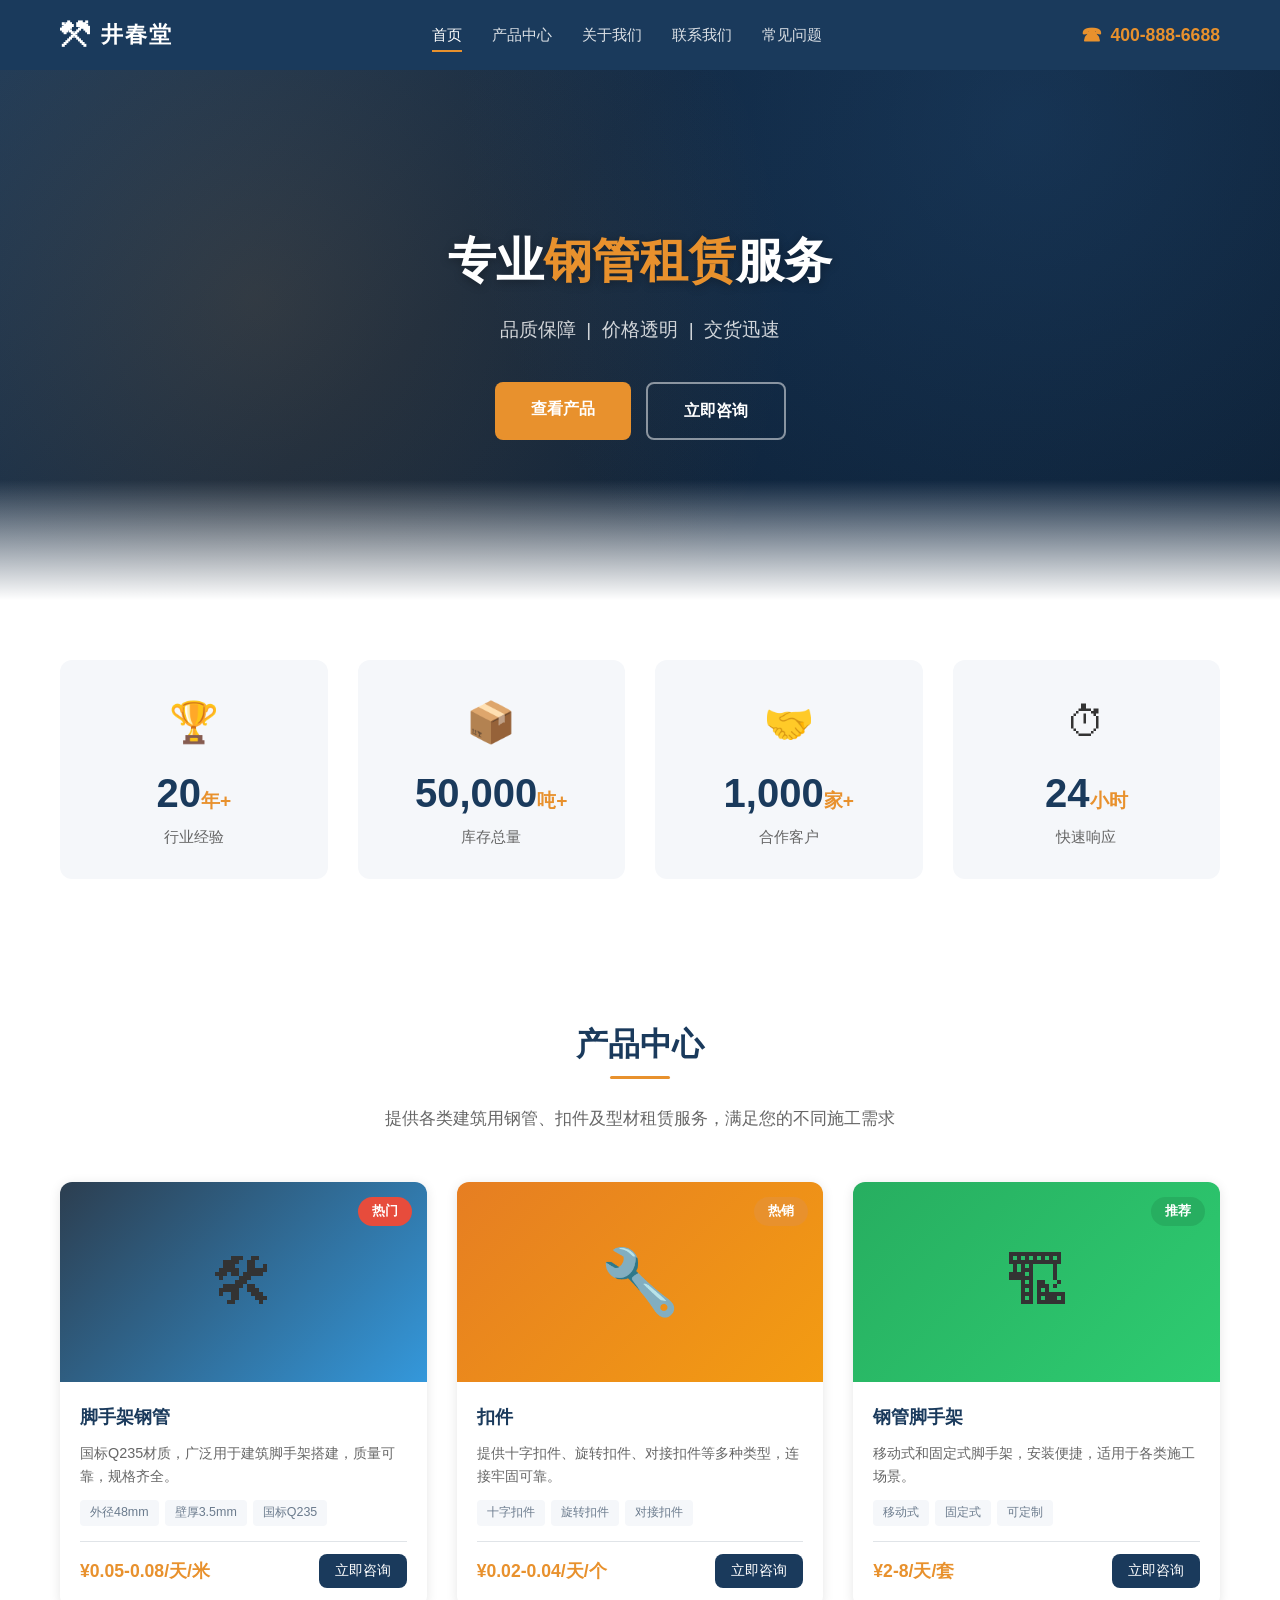
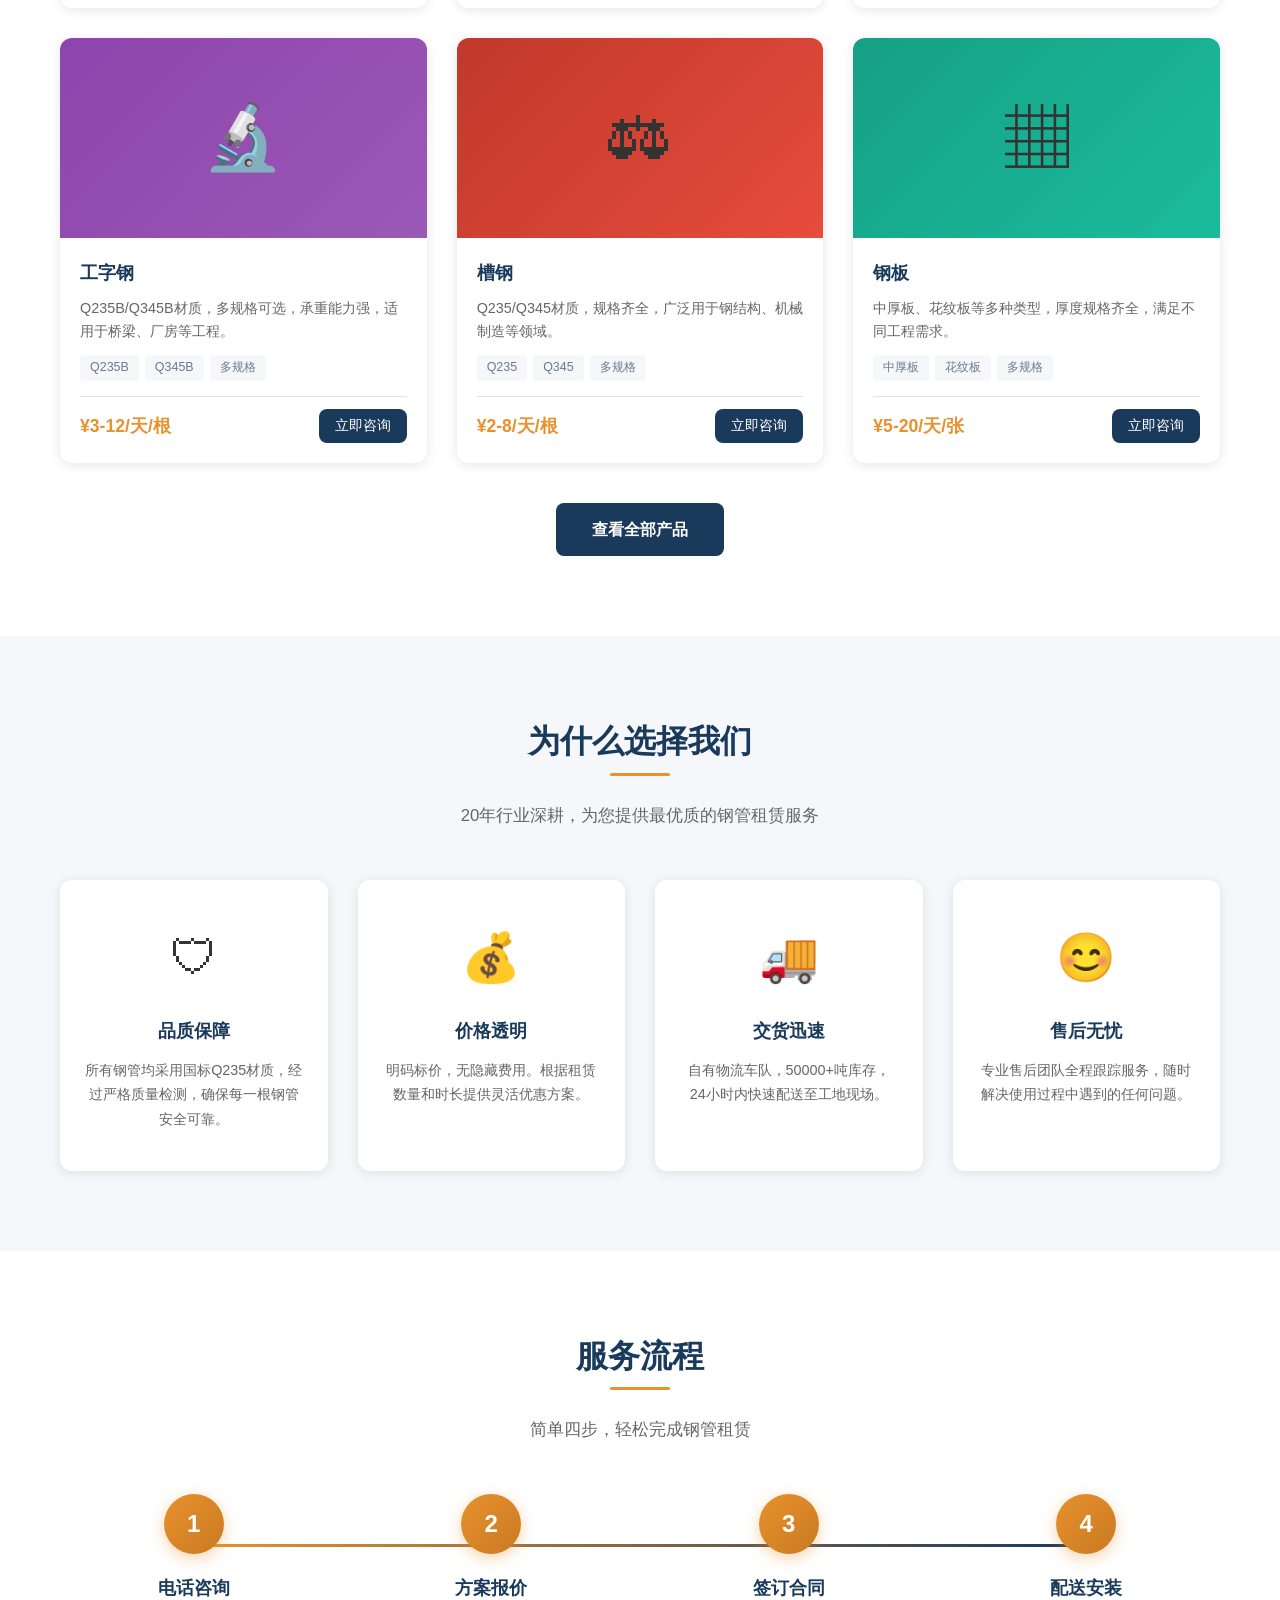
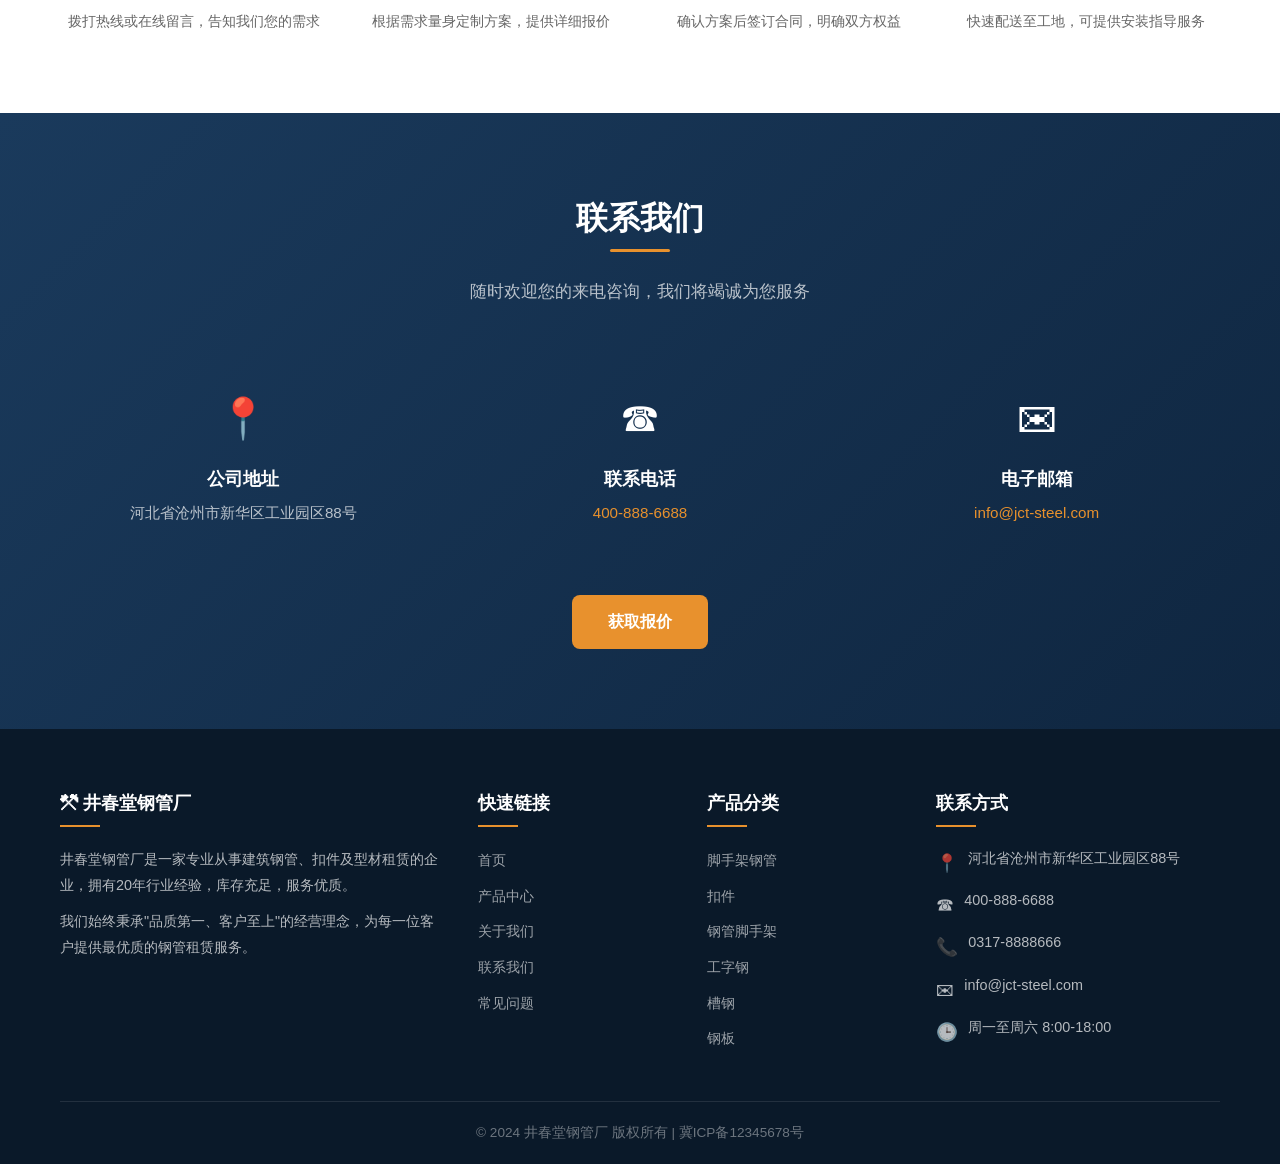
<file: index.html>
<!DOCTYPE html>
<html lang="zh-CN">
<head>
  <meta charset="UTF-8">
  <meta name="viewport" content="width=device-width, initial-scale=1.0">
  <meta name="description" content="井春堂钢管厂 - 专业钢管租赁服务，品质保障、价格透明、交货迅速。提供脚手架钢管、扣件、工字钢、槽钢、钢板等租赁服务。">
  <title>井春堂钢管厂 - 专业钢管租赁服务</title>
  <link rel="stylesheet" href="css/style.css">
</head>
<body>

  <!-- 导航栏 -->
  <nav class="navbar">
    <div class="container">
      <a href="index.html" class="navbar-logo">
        <span class="logo-icon">&#9874;</span>
        <span>井春堂</span>
      </a>
      <div class="navbar-links">
        <a href="index.html" class="active">首页</a>
        <a href="products.html">产品中心</a>
        <a href="about.html">关于我们</a>
        <a href="contact.html">联系我们</a>
        <a href="faq.html">常见问题</a>
      </div>
      <div class="navbar-phone">
        <span class="phone-icon">&#9742;</span>
        <span>400-888-6688</span>
      </div>
      <button class="menu-toggle" aria-label="菜单">
        <span></span>
        <span></span>
        <span></span>
      </button>
    </div>
  </nav>

  <!-- Hero 区域 -->
  <section class="hero">
    <div class="hero-content">
      <h1>专业<span class="highlight">钢管租赁</span>服务</h1>
      <p>品质保障 &nbsp;|&nbsp; 价格透明 &nbsp;|&nbsp; 交货迅速</p>
      <div class="hero-buttons">
        <a href="products.html" class="btn btn-primary">查看产品</a>
        <a href="contact.html" class="btn btn-outline">立即咨询</a>
      </div>
    </div>
  </section>

  <!-- 统计数据 -->
  <section class="stats">
    <div class="container">
      <div class="stats-grid">
        <div class="stat-item animate-in">
          <div class="stat-icon">&#127942;</div>
          <div class="stat-number" data-target="20"><span class="unit">年+</span></div>
          <div class="stat-label">行业经验</div>
        </div>
        <div class="stat-item animate-in">
          <div class="stat-icon">&#128230;</div>
          <div class="stat-number" data-target="50000"><span class="unit">吨+</span></div>
          <div class="stat-label">库存总量</div>
        </div>
        <div class="stat-item animate-in">
          <div class="stat-icon">&#129309;</div>
          <div class="stat-number" data-target="1000"><span class="unit">家+</span></div>
          <div class="stat-label">合作客户</div>
        </div>
        <div class="stat-item animate-in">
          <div class="stat-icon">&#9201;</div>
          <div class="stat-number" data-target="24"><span class="unit">小时</span></div>
          <div class="stat-label">快速响应</div>
        </div>
      </div>
    </div>
  </section>

  <!-- 产品展示 -->
  <section class="section" id="products">
    <div class="container">
      <div class="section-header">
        <h2>产品中心</h2>
        <p>提供各类建筑用钢管、扣件及型材租赁服务，满足您的不同施工需求</p>
      </div>
      <div class="products-grid">
        <div class="product-card animate-in">
          <div class="product-image p1">
            <span class="product-badge badge-hot">热门</span>
            &#128736;
          </div>
          <div class="product-info">
            <h3>脚手架钢管</h3>
            <p>国标Q235材质，广泛用于建筑脚手架搭建，质量可靠，规格齐全。</p>
            <div class="product-specs">
              <span class="spec-tag">外径48mm</span>
              <span class="spec-tag">壁厚3.5mm</span>
              <span class="spec-tag">国标Q235</span>
            </div>
            <div class="product-price">
              <span class="price-range">&yen;0.05-0.08/天/米</span>
              <a href="contact.html" class="product-btn">立即咨询</a>
            </div>
          </div>
        </div>

        <div class="product-card animate-in">
          <div class="product-image p2">
            <span class="product-badge badge-sale">热销</span>
            &#128295;
          </div>
          <div class="product-info">
            <h3>扣件</h3>
            <p>提供十字扣件、旋转扣件、对接扣件等多种类型，连接牢固可靠。</p>
            <div class="product-specs">
              <span class="spec-tag">十字扣件</span>
              <span class="spec-tag">旋转扣件</span>
              <span class="spec-tag">对接扣件</span>
            </div>
            <div class="product-price">
              <span class="price-range">&yen;0.02-0.04/天/个</span>
              <a href="contact.html" class="product-btn">立即咨询</a>
            </div>
          </div>
        </div>

        <div class="product-card animate-in">
          <div class="product-image p3">
            <span class="product-badge badge-new">推荐</span>
            &#127959;
          </div>
          <div class="product-info">
            <h3>钢管脚手架</h3>
            <p>移动式和固定式脚手架，安装便捷，适用于各类施工场景。</p>
            <div class="product-specs">
              <span class="spec-tag">移动式</span>
              <span class="spec-tag">固定式</span>
              <span class="spec-tag">可定制</span>
            </div>
            <div class="product-price">
              <span class="price-range">&yen;2-8/天/套</span>
              <a href="contact.html" class="product-btn">立即咨询</a>
            </div>
          </div>
        </div>

        <div class="product-card animate-in">
          <div class="product-image p4">
            &#128300;
          </div>
          <div class="product-info">
            <h3>工字钢</h3>
            <p>Q235B/Q345B材质，多规格可选，承重能力强，适用于桥梁、厂房等工程。</p>
            <div class="product-specs">
              <span class="spec-tag">Q235B</span>
              <span class="spec-tag">Q345B</span>
              <span class="spec-tag">多规格</span>
            </div>
            <div class="product-price">
              <span class="price-range">&yen;3-12/天/根</span>
              <a href="contact.html" class="product-btn">立即咨询</a>
            </div>
          </div>
        </div>

        <div class="product-card animate-in">
          <div class="product-image p5">
            &#9878;
          </div>
          <div class="product-info">
            <h3>槽钢</h3>
            <p>Q235/Q345材质，规格齐全，广泛用于钢结构、机械制造等领域。</p>
            <div class="product-specs">
              <span class="spec-tag">Q235</span>
              <span class="spec-tag">Q345</span>
              <span class="spec-tag">多规格</span>
            </div>
            <div class="product-price">
              <span class="price-range">&yen;2-8/天/根</span>
              <a href="contact.html" class="product-btn">立即咨询</a>
            </div>
          </div>
        </div>

        <div class="product-card animate-in">
          <div class="product-image p6">
            &#9638;
          </div>
          <div class="product-info">
            <h3>钢板</h3>
            <p>中厚板、花纹板等多种类型，厚度规格齐全，满足不同工程需求。</p>
            <div class="product-specs">
              <span class="spec-tag">中厚板</span>
              <span class="spec-tag">花纹板</span>
              <span class="spec-tag">多规格</span>
            </div>
            <div class="product-price">
              <span class="price-range">&yen;5-20/天/张</span>
              <a href="contact.html" class="product-btn">立即咨询</a>
            </div>
          </div>
        </div>
      </div>
      <div style="text-align:center;margin-top:40px;">
        <a href="products.html" class="btn btn-secondary">查看全部产品</a>
      </div>
    </div>
  </section>

  <!-- 公司优势 -->
  <section class="section advantages">
    <div class="container">
      <div class="section-header">
        <h2>为什么选择我们</h2>
        <p>20年行业深耕，为您提供最优质的钢管租赁服务</p>
      </div>
      <div class="advantages-grid">
        <div class="advantage-card animate-in">
          <div class="advantage-icon">&#128737;</div>
          <h3>品质保障</h3>
          <p>所有钢管均采用国标Q235材质，经过严格质量检测，确保每一根钢管安全可靠。</p>
        </div>
        <div class="advantage-card animate-in">
          <div class="advantage-icon">&#128176;</div>
          <h3>价格透明</h3>
          <p>明码标价，无隐藏费用。根据租赁数量和时长提供灵活优惠方案。</p>
        </div>
        <div class="advantage-card animate-in">
          <div class="advantage-icon">&#128666;</div>
          <h3>交货迅速</h3>
          <p>自有物流车队，50000+吨库存，24小时内快速配送至工地现场。</p>
        </div>
        <div class="advantage-card animate-in">
          <div class="advantage-icon">&#128522;</div>
          <h3>售后无忧</h3>
          <p>专业售后团队全程跟踪服务，随时解决使用过程中遇到的任何问题。</p>
        </div>
      </div>
    </div>
  </section>

  <!-- 服务流程 -->
  <section class="section">
    <div class="container">
      <div class="section-header">
        <h2>服务流程</h2>
        <p>简单四步，轻松完成钢管租赁</p>
      </div>
      <div class="process-grid">
        <div class="process-step animate-in">
          <div class="step-number">1</div>
          <h3>电话咨询</h3>
          <p>拨打热线或在线留言，告知我们您的需求</p>
        </div>
        <div class="process-step animate-in">
          <div class="step-number">2</div>
          <h3>方案报价</h3>
          <p>根据需求量身定制方案，提供详细报价</p>
        </div>
        <div class="process-step animate-in">
          <div class="step-number">3</div>
          <h3>签订合同</h3>
          <p>确认方案后签订合同，明确双方权益</p>
        </div>
        <div class="process-step animate-in">
          <div class="step-number">4</div>
          <h3>配送安装</h3>
          <p>快速配送至工地，可提供安装指导服务</p>
        </div>
      </div>
    </div>
  </section>

  <!-- 联系区域（简版） -->
  <section class="section contact-section">
    <div class="container">
      <div class="section-header">
        <h2>联系我们</h2>
        <p>随时欢迎您的来电咨询，我们将竭诚为您服务</p>
      </div>
      <div class="contact-grid">
        <div class="contact-item">
          <div class="icon">&#128205;</div>
          <h3>公司地址</h3>
          <p>河北省沧州市新华区工业园区88号</p>
        </div>
        <div class="contact-item">
          <div class="icon">&#9742;</div>
          <h3>联系电话</h3>
          <p><a href="tel:4008886688">400-888-6688</a></p>
        </div>
        <div class="contact-item">
          <div class="icon">&#9993;</div>
          <h3>电子邮箱</h3>
          <p><a href="mailto:info@jct-steel.com">info@jct-steel.com</a></p>
        </div>
      </div>
      <div style="text-align:center;margin-top:40px;">
        <a href="contact.html" class="btn btn-primary">获取报价</a>
      </div>
    </div>
  </section>

  <!-- 页脚 -->
  <footer class="footer">
    <div class="container">
      <div class="footer-grid">
        <div class="footer-col">
          <h3>&#9874; 井春堂钢管厂</h3>
          <p>井春堂钢管厂是一家专业从事建筑钢管、扣件及型材租赁的企业，拥有20年行业经验，库存充足，服务优质。</p>
          <p>我们始终秉承"品质第一、客户至上"的经营理念，为每一位客户提供最优质的钢管租赁服务。</p>
        </div>
        <div class="footer-col">
          <h3>快速链接</h3>
          <ul>
            <li><a href="index.html">首页</a></li>
            <li><a href="products.html">产品中心</a></li>
            <li><a href="about.html">关于我们</a></li>
            <li><a href="contact.html">联系我们</a></li>
            <li><a href="faq.html">常见问题</a></li>
          </ul>
        </div>
        <div class="footer-col">
          <h3>产品分类</h3>
          <ul>
            <li><a href="products.html">脚手架钢管</a></li>
            <li><a href="products.html">扣件</a></li>
            <li><a href="products.html">钢管脚手架</a></li>
            <li><a href="products.html">工字钢</a></li>
            <li><a href="products.html">槽钢</a></li>
            <li><a href="products.html">钢板</a></li>
          </ul>
        </div>
        <div class="footer-col">
          <h3>联系方式</h3>
          <div class="footer-contact-item">
            <span class="icon">&#128205;</span>
            <span>河北省沧州市新华区工业园区88号</span>
          </div>
          <div class="footer-contact-item">
            <span class="icon">&#9742;</span>
            <span>400-888-6688</span>
          </div>
          <div class="footer-contact-item">
            <span class="icon">&#128222;</span>
            <span>0317-8888666</span>
          </div>
          <div class="footer-contact-item">
            <span class="icon">&#9993;</span>
            <span>info@jct-steel.com</span>
          </div>
          <div class="footer-contact-item">
            <span class="icon">&#128338;</span>
            <span>周一至周六 8:00-18:00</span>
          </div>
        </div>
      </div>
      <div class="footer-bottom">
        <p>&copy; 2024 井春堂钢管厂 版权所有 | 冀ICP备12345678号</p>
      </div>
    </div>
  </footer>

  <!-- 回到顶部 -->
  <button class="back-to-top" aria-label="回到顶部">&#9650;</button>

  <script src="js/main.js"></script>
</body>
</html>
</file>
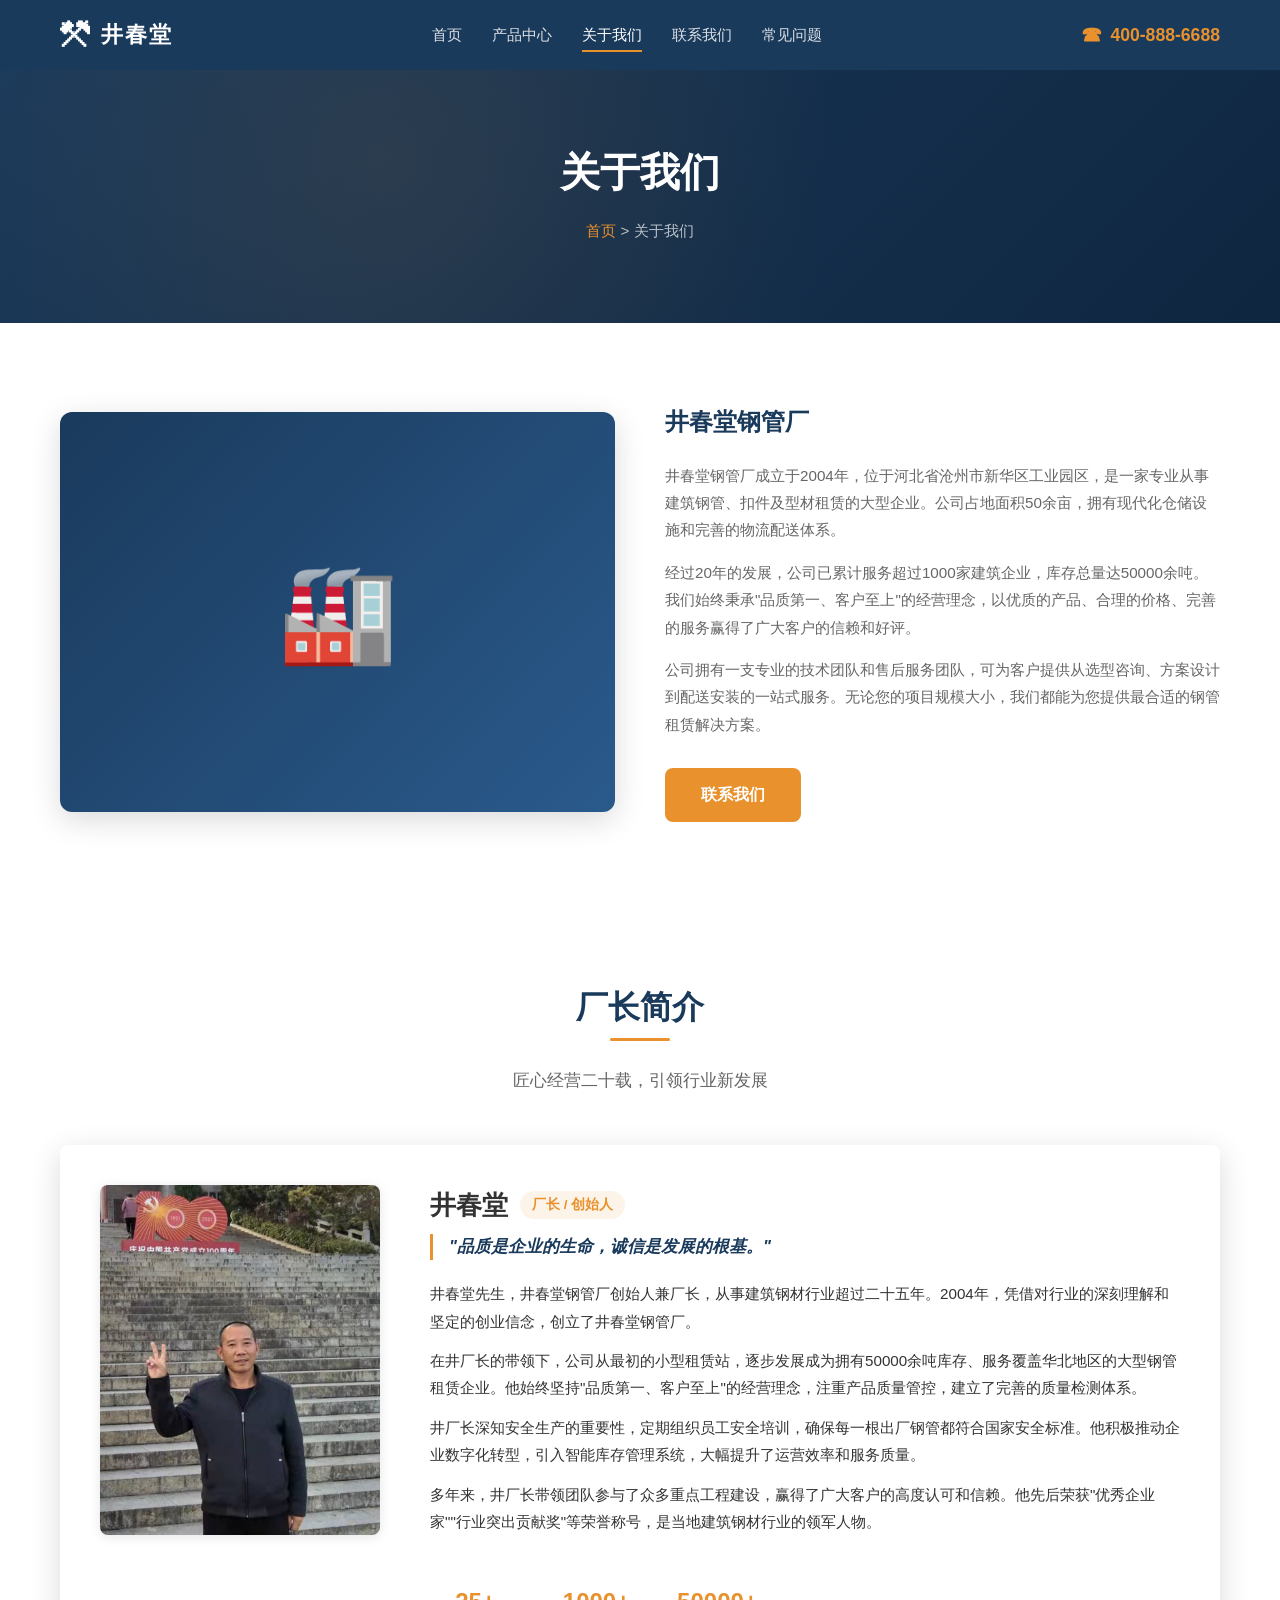
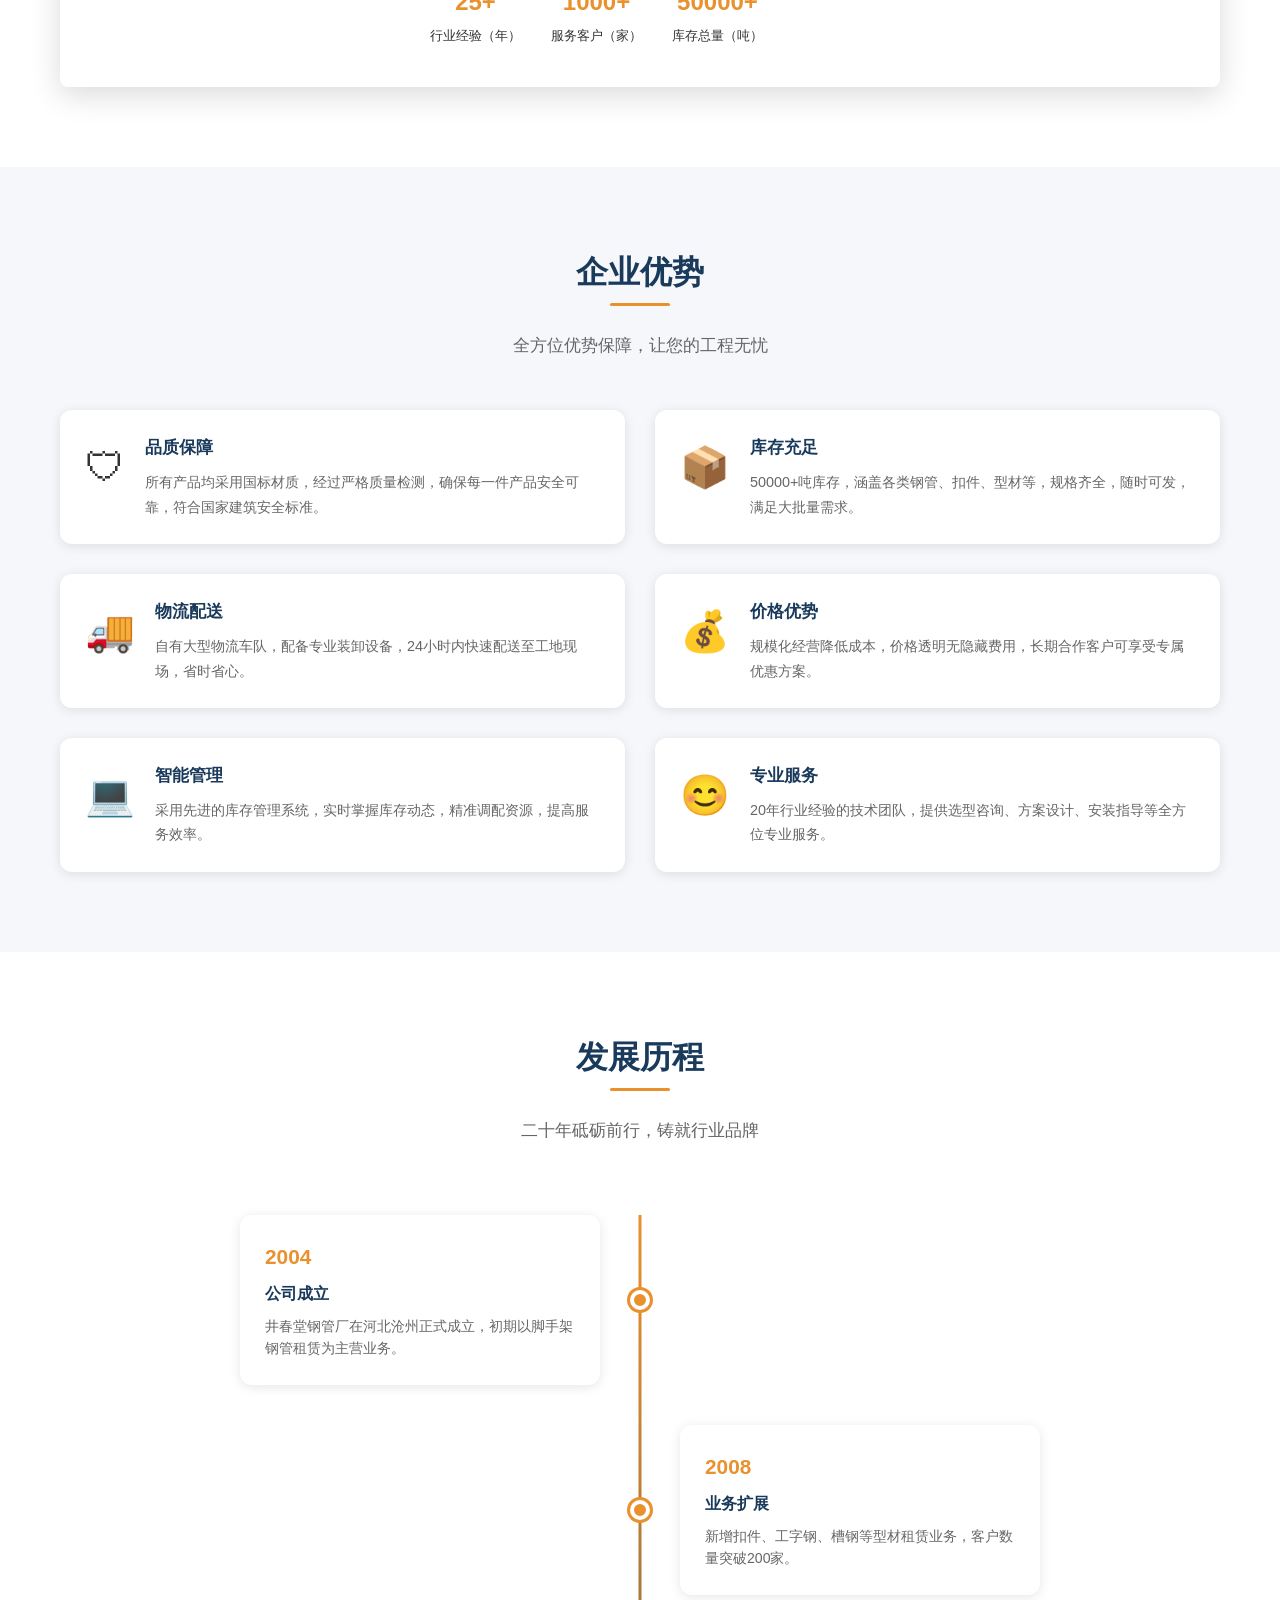
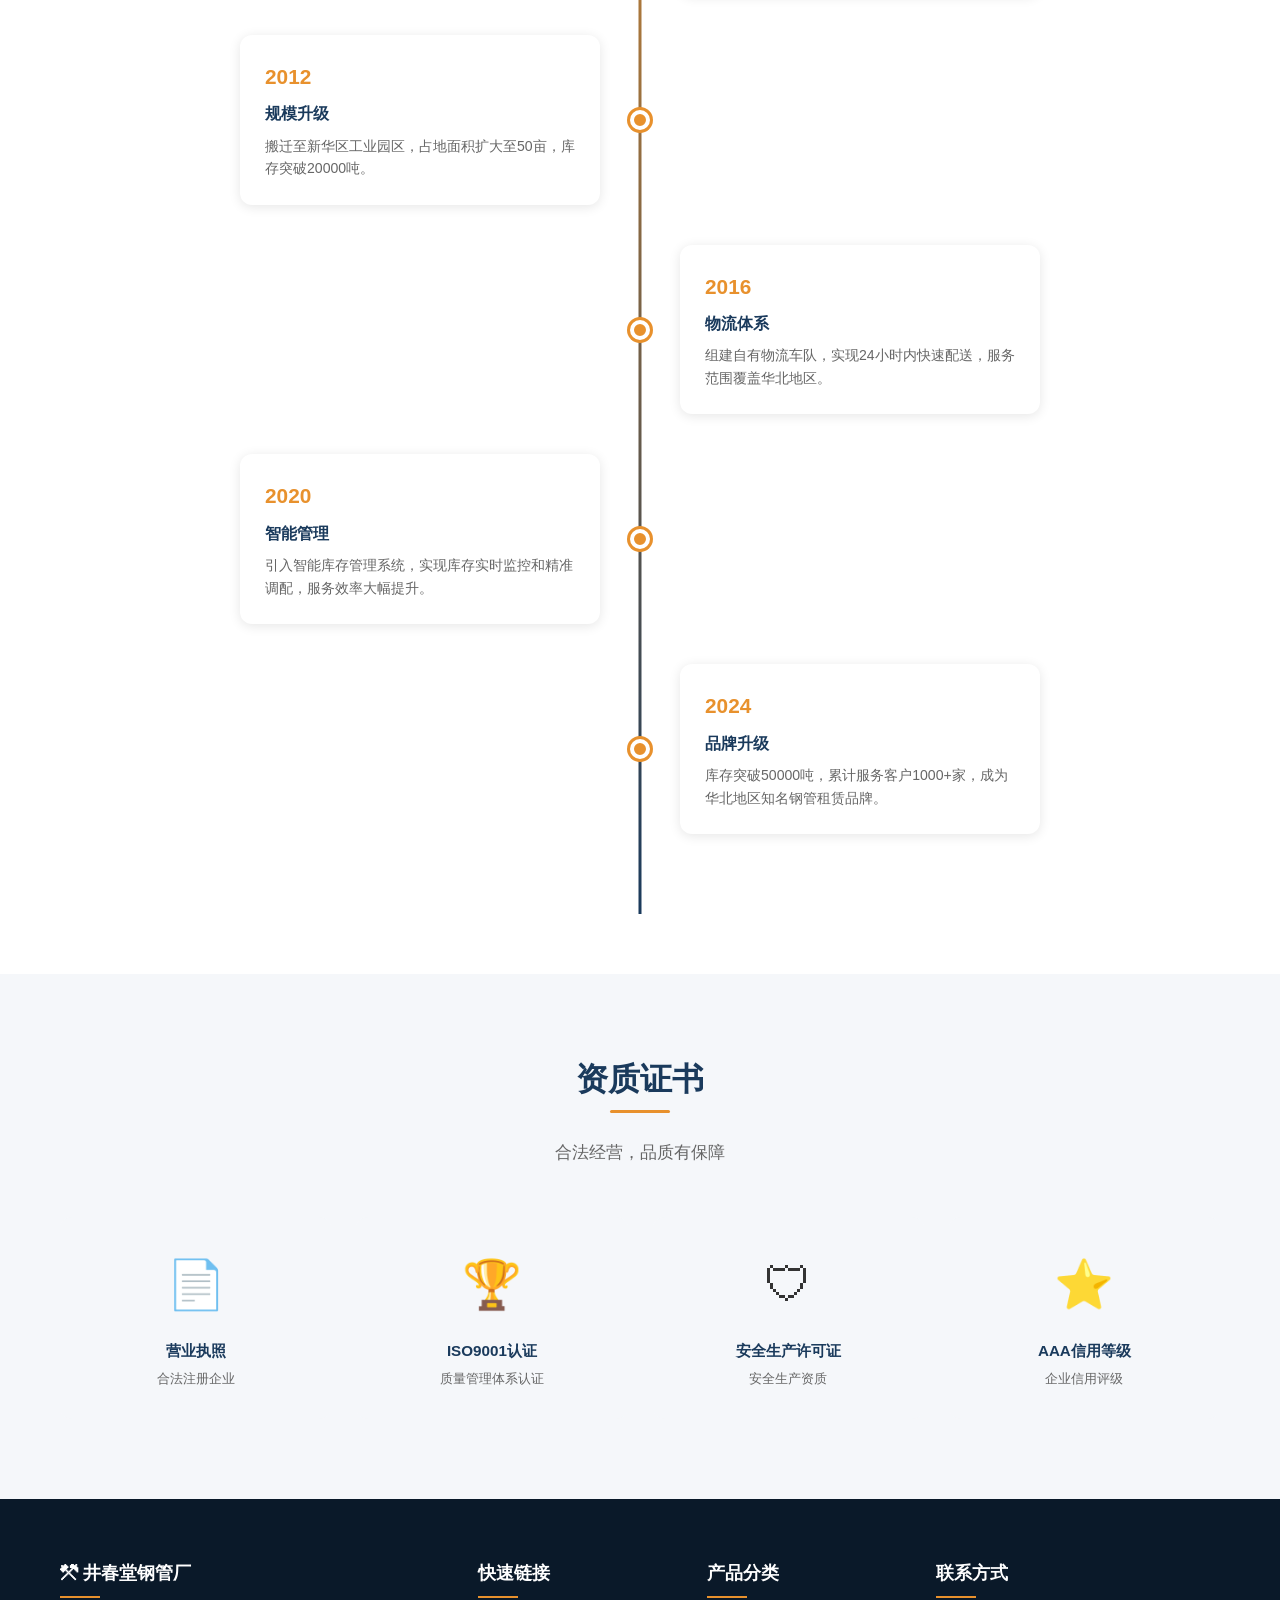
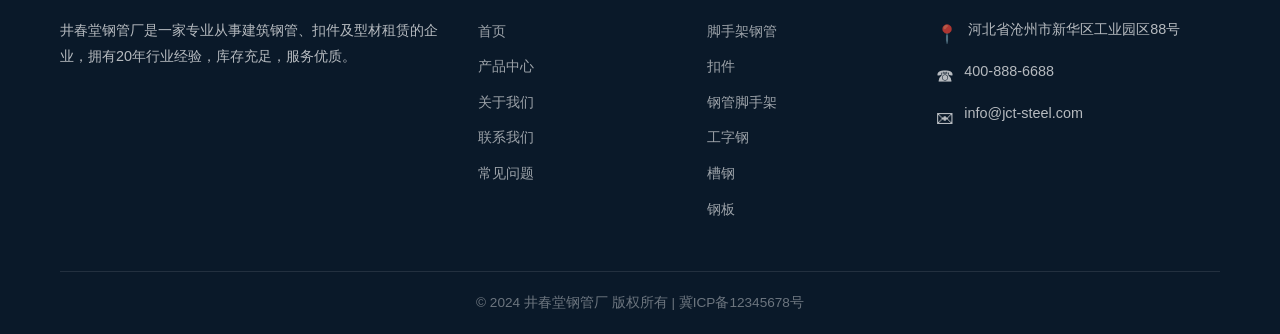
<file: about.html>
<!DOCTYPE html>
<html lang="zh-CN">
<head>
  <meta charset="UTF-8">
  <meta name="viewport" content="width=device-width, initial-scale=1.0">
  <meta name="description" content="关于井春堂钢管厂 - 20年专业钢管租赁经验，50000+吨库存，1000+合作客户，值得信赖的钢管租赁合作伙伴。">
  <title>关于我们 - 井春堂钢管厂</title>
  <link rel="stylesheet" href="css/style.css">
</head>
<body>

  <!-- 导航栏 -->
  <nav class="navbar">
    <div class="container">
      <a href="index.html" class="navbar-logo">
        <span class="logo-icon">&#9874;</span>
        <span>井春堂</span>
      </a>
      <div class="navbar-links">
        <a href="index.html">首页</a>
        <a href="products.html">产品中心</a>
        <a href="about.html" class="active">关于我们</a>
        <a href="contact.html">联系我们</a>
        <a href="faq.html">常见问题</a>
      </div>
      <div class="navbar-phone">
        <span class="phone-icon">&#9742;</span>
        <span>400-888-6688</span>
      </div>
      <button class="menu-toggle" aria-label="菜单">
        <span></span><span></span><span></span>
      </button>
    </div>
  </nav>

  <!-- 页面横幅 -->
  <section class="page-banner">
    <div class="container">
      <h1>关于我们</h1>
      <div class="breadcrumb">
        <a href="index.html">首页</a> &gt; 关于我们
      </div>
    </div>
  </section>

  <!-- 公司介绍 -->
  <section class="section">
    <div class="container">
      <div class="about-intro">
        <div class="about-image">
          &#127981;
        </div>
        <div class="about-text">
          <h3>井春堂钢管厂</h3>
          <p>井春堂钢管厂成立于2004年，位于河北省沧州市新华区工业园区，是一家专业从事建筑钢管、扣件及型材租赁的大型企业。公司占地面积50余亩，拥有现代化仓储设施和完善的物流配送体系。</p>
          <p>经过20年的发展，公司已累计服务超过1000家建筑企业，库存总量达50000余吨。我们始终秉承"品质第一、客户至上"的经营理念，以优质的产品、合理的价格、完善的服务赢得了广大客户的信赖和好评。</p>
          <p>公司拥有一支专业的技术团队和售后服务团队，可为客户提供从选型咨询、方案设计到配送安装的一站式服务。无论您的项目规模大小，我们都能为您提供最合适的钢管租赁解决方案。</p>
          <a href="contact.html" class="btn btn-primary" style="margin-top:15px;">联系我们</a>
        </div>
      </div>
    </div>
  </section>

  <!-- 厂长简介 -->
  <section class="section director-section">
    <div class="container">
      <div class="section-header">
        <h2>厂长简介</h2>
        <p>匠心经营二十载，引领行业新发展</p>
      </div>
      <div class="director-card">
        <div class="director-photo">
          <img src="images/factory-director.png" alt="井春堂钢管厂厂长">
        </div>
        <div class="director-info">
          <h3>井春堂 <span class="director-title">厂长 / 创始人</span></h3>
          <p class="director-motto">"品质是企业的生命，诚信是发展的根基。"</p>
          <div class="director-bio">
            <p>井春堂先生，井春堂钢管厂创始人兼厂长，从事建筑钢材行业超过二十五年。2004年，凭借对行业的深刻理解和坚定的创业信念，创立了井春堂钢管厂。</p>
            <p>在井厂长的带领下，公司从最初的小型租赁站，逐步发展成为拥有50000余吨库存、服务覆盖华北地区的大型钢管租赁企业。他始终坚持"品质第一、客户至上"的经营理念，注重产品质量管控，建立了完善的质量检测体系。</p>
            <p>井厂长深知安全生产的重要性，定期组织员工安全培训，确保每一根出厂钢管都符合国家安全标准。他积极推动企业数字化转型，引入智能库存管理系统，大幅提升了运营效率和服务质量。</p>
            <p>多年来，井厂长带领团队参与了众多重点工程建设，赢得了广大客户的高度认可和信赖。他先后荣获"优秀企业家""行业突出贡献奖"等荣誉称号，是当地建筑钢材行业的领军人物。</p>
          </div>
          <div class="director-stats">
            <div class="director-stat">
              <span class="num">25+</span>
              <span class="label">行业经验（年）</span>
            </div>
            <div class="director-stat">
              <span class="num">1000+</span>
              <span class="label">服务客户（家）</span>
            </div>
            <div class="director-stat">
              <span class="num">50000+</span>
              <span class="label">库存总量（吨）</span>
            </div>
          </div>
        </div>
      </div>
    </div>
  </section>

  <!-- 企业优势 -->
  <section class="section about-advantages">
    <div class="container">
      <div class="section-header">
        <h2>企业优势</h2>
        <p>全方位优势保障，让您的工程无忧</p>
      </div>
      <div class="about-advantages-grid">
        <div class="about-advantage-item animate-in">
          <div class="icon">&#128737;</div>
          <div>
            <h4>品质保障</h4>
            <p>所有产品均采用国标材质，经过严格质量检测，确保每一件产品安全可靠，符合国家建筑安全标准。</p>
          </div>
        </div>
        <div class="about-advantage-item animate-in">
          <div class="icon">&#128230;</div>
          <div>
            <h4>库存充足</h4>
            <p>50000+吨库存，涵盖各类钢管、扣件、型材等，规格齐全，随时可发，满足大批量需求。</p>
          </div>
        </div>
        <div class="about-advantage-item animate-in">
          <div class="icon">&#128666;</div>
          <div>
            <h4>物流配送</h4>
            <p>自有大型物流车队，配备专业装卸设备，24小时内快速配送至工地现场，省时省心。</p>
          </div>
        </div>
        <div class="about-advantage-item animate-in">
          <div class="icon">&#128176;</div>
          <div>
            <h4>价格优势</h4>
            <p>规模化经营降低成本，价格透明无隐藏费用，长期合作客户可享受专属优惠方案。</p>
          </div>
        </div>
        <div class="about-advantage-item animate-in">
          <div class="icon">&#128187;</div>
          <div>
            <h4>智能管理</h4>
            <p>采用先进的库存管理系统，实时掌握库存动态，精准调配资源，提高服务效率。</p>
          </div>
        </div>
        <div class="about-advantage-item animate-in">
          <div class="icon">&#128522;</div>
          <div>
            <h4>专业服务</h4>
            <p>20年行业经验的技术团队，提供选型咨询、方案设计、安装指导等全方位专业服务。</p>
          </div>
        </div>
      </div>
    </div>
  </section>

  <!-- 发展历程 -->
  <section class="section">
    <div class="container">
      <div class="section-header">
        <h2>发展历程</h2>
        <p>二十年砥砺前行，铸就行业品牌</p>
      </div>
      <div class="timeline">
        <div class="timeline-item animate-in">
          <div class="timeline-content">
            <div class="timeline-year">2004</div>
            <h4>公司成立</h4>
            <p>井春堂钢管厂在河北沧州正式成立，初期以脚手架钢管租赁为主营业务。</p>
          </div>
          <div class="timeline-dot"></div>
        </div>
        <div class="timeline-item animate-in">
          <div class="timeline-content">
            <div class="timeline-year">2008</div>
            <h4>业务扩展</h4>
            <p>新增扣件、工字钢、槽钢等型材租赁业务，客户数量突破200家。</p>
          </div>
          <div class="timeline-dot"></div>
        </div>
        <div class="timeline-item animate-in">
          <div class="timeline-content">
            <div class="timeline-year">2012</div>
            <h4>规模升级</h4>
            <p>搬迁至新华区工业园区，占地面积扩大至50亩，库存突破20000吨。</p>
          </div>
          <div class="timeline-dot"></div>
        </div>
        <div class="timeline-item animate-in">
          <div class="timeline-content">
            <div class="timeline-year">2016</div>
            <h4>物流体系</h4>
            <p>组建自有物流车队，实现24小时内快速配送，服务范围覆盖华北地区。</p>
          </div>
          <div class="timeline-dot"></div>
        </div>
        <div class="timeline-item animate-in">
          <div class="timeline-content">
            <div class="timeline-year">2020</div>
            <h4>智能管理</h4>
            <p>引入智能库存管理系统，实现库存实时监控和精准调配，服务效率大幅提升。</p>
          </div>
          <div class="timeline-dot"></div>
        </div>
        <div class="timeline-item animate-in">
          <div class="timeline-content">
            <div class="timeline-year">2024</div>
            <h4>品牌升级</h4>
            <p>库存突破50000吨，累计服务客户1000+家，成为华北地区知名钢管租赁品牌。</p>
          </div>
          <div class="timeline-dot"></div>
        </div>
      </div>
    </div>
  </section>

  <!-- 资质证书 -->
  <section class="section about-advantages">
    <div class="container">
      <div class="section-header">
        <h2>资质证书</h2>
        <p>合法经营，品质有保障</p>
      </div>
      <div class="certificates-grid">
        <div class="certificate-card animate-in">
          <div class="cert-icon">&#128196;</div>
          <h4>营业执照</h4>
          <p>合法注册企业</p>
        </div>
        <div class="certificate-card animate-in">
          <div class="cert-icon">&#127942;</div>
          <h4>ISO9001认证</h4>
          <p>质量管理体系认证</p>
        </div>
        <div class="certificate-card animate-in">
          <div class="cert-icon">&#128737;</div>
          <h4>安全生产许可证</h4>
          <p>安全生产资质</p>
        </div>
        <div class="certificate-card animate-in">
          <div class="cert-icon">&#11088;</div>
          <h4>AAA信用等级</h4>
          <p>企业信用评级</p>
        </div>
      </div>
    </div>
  </section>

  <!-- 页脚 -->
  <footer class="footer">
    <div class="container">
      <div class="footer-grid">
        <div class="footer-col">
          <h3>&#9874; 井春堂钢管厂</h3>
          <p>井春堂钢管厂是一家专业从事建筑钢管、扣件及型材租赁的企业，拥有20年行业经验，库存充足，服务优质。</p>
        </div>
        <div class="footer-col">
          <h3>快速链接</h3>
          <ul>
            <li><a href="index.html">首页</a></li>
            <li><a href="products.html">产品中心</a></li>
            <li><a href="about.html">关于我们</a></li>
            <li><a href="contact.html">联系我们</a></li>
            <li><a href="faq.html">常见问题</a></li>
          </ul>
        </div>
        <div class="footer-col">
          <h3>产品分类</h3>
          <ul>
            <li><a href="products.html">脚手架钢管</a></li>
            <li><a href="products.html">扣件</a></li>
            <li><a href="products.html">钢管脚手架</a></li>
            <li><a href="products.html">工字钢</a></li>
            <li><a href="products.html">槽钢</a></li>
            <li><a href="products.html">钢板</a></li>
          </ul>
        </div>
        <div class="footer-col">
          <h3>联系方式</h3>
          <div class="footer-contact-item">
            <span class="icon">&#128205;</span>
            <span>河北省沧州市新华区工业园区88号</span>
          </div>
          <div class="footer-contact-item">
            <span class="icon">&#9742;</span>
            <span>400-888-6688</span>
          </div>
          <div class="footer-contact-item">
            <span class="icon">&#9993;</span>
            <span>info@jct-steel.com</span>
          </div>
        </div>
      </div>
      <div class="footer-bottom">
        <p>&copy; 2024 井春堂钢管厂 版权所有 | 冀ICP备12345678号</p>
      </div>
    </div>
  </footer>

  <button class="back-to-top" aria-label="回到顶部">&#9650;</button>
  <script src="js/main.js"></script>
</body>
</html>
</file>
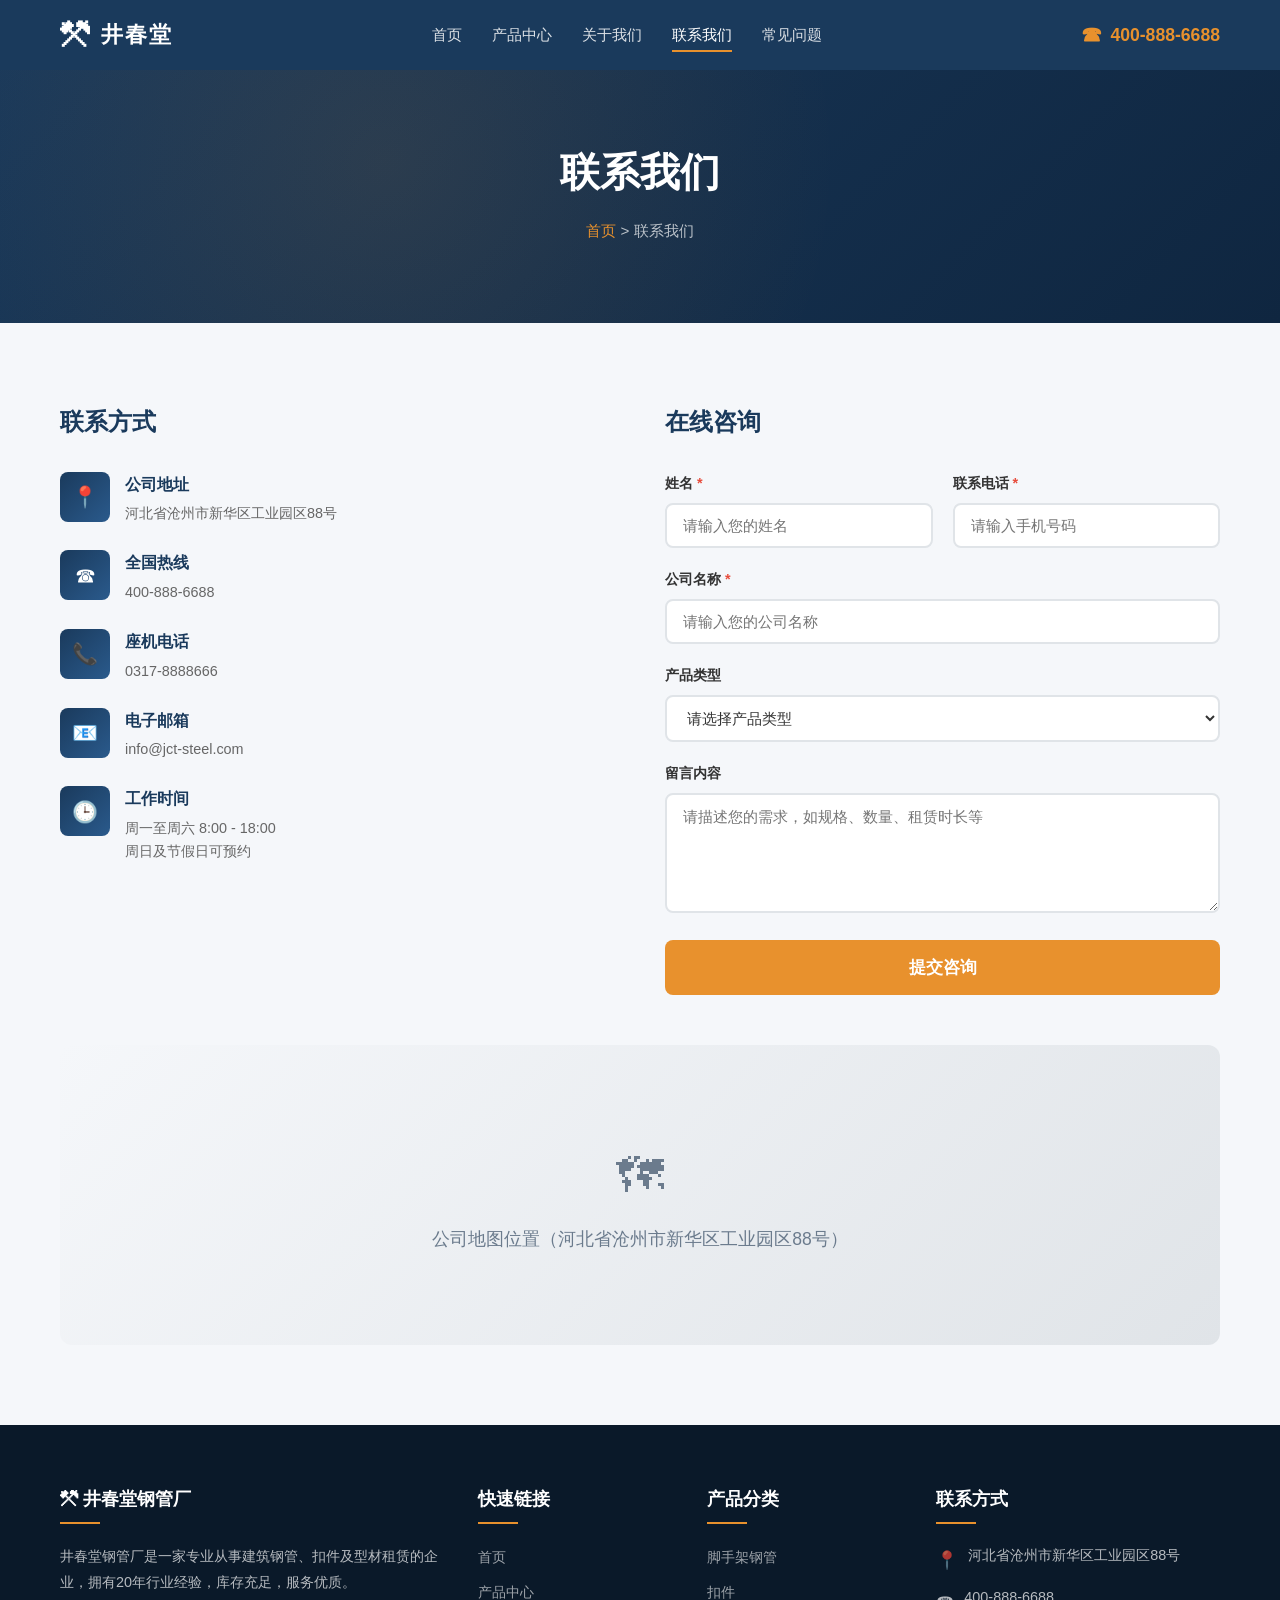
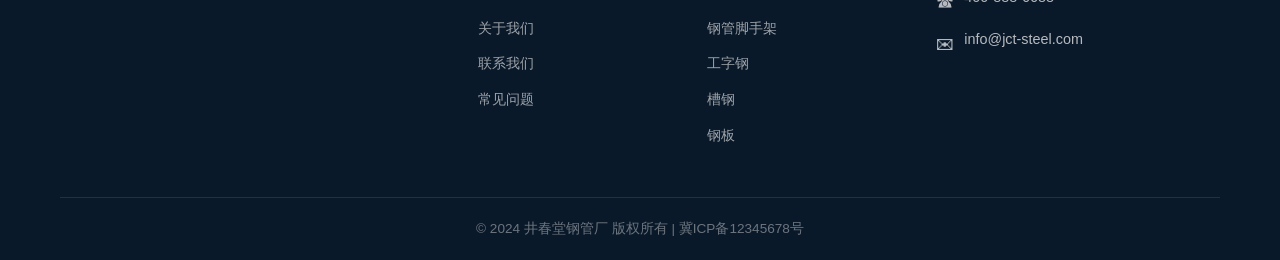
<file: contact.html>
<!DOCTYPE html>
<html lang="zh-CN">
<head>
  <meta charset="UTF-8">
  <meta name="viewport" content="width=device-width, initial-scale=1.0">
  <meta name="description" content="联系井春堂钢管厂 - 电话:400-888-6688，地址:河北省沧州市新华区工业园区88号，在线咨询，快速报价。">
  <title>联系我们 - 井春堂钢管厂</title>
  <link rel="stylesheet" href="css/style.css">
</head>
<body>

  <!-- 导航栏 -->
  <nav class="navbar">
    <div class="container">
      <a href="index.html" class="navbar-logo">
        <span class="logo-icon">&#9874;</span>
        <span>井春堂</span>
      </a>
      <div class="navbar-links">
        <a href="index.html">首页</a>
        <a href="products.html">产品中心</a>
        <a href="about.html">关于我们</a>
        <a href="contact.html" class="active">联系我们</a>
        <a href="faq.html">常见问题</a>
      </div>
      <div class="navbar-phone">
        <span class="phone-icon">&#9742;</span>
        <span>400-888-6688</span>
      </div>
      <button class="menu-toggle" aria-label="菜单">
        <span></span><span></span><span></span>
      </button>
    </div>
  </nav>

  <!-- 页面横幅 -->
  <section class="page-banner">
    <div class="container">
      <h1>联系我们</h1>
      <div class="breadcrumb">
        <a href="index.html">首页</a> &gt; 联系我们
      </div>
    </div>
  </section>

  <!-- 联系信息 + 表单 -->
  <section class="section contact-form-section">
    <div class="container">
      <div class="contact-form-wrapper">
        <!-- 左侧：联系信息 -->
        <div>
          <h3 style="font-size:1.5rem;color:var(--primary);margin-bottom:30px;">联系方式</h3>
          <div class="contact-info-list">
            <div class="contact-info-item">
              <div class="icon-box">&#128205;</div>
              <div>
                <h4>公司地址</h4>
                <p>河北省沧州市新华区工业园区88号</p>
              </div>
            </div>
            <div class="contact-info-item">
              <div class="icon-box">&#9742;</div>
              <div>
                <h4>全国热线</h4>
                <p>400-888-6688</p>
              </div>
            </div>
            <div class="contact-info-item">
              <div class="icon-box">&#128222;</div>
              <div>
                <h4>座机电话</h4>
                <p>0317-8888666</p>
              </div>
            </div>
            <div class="contact-info-item">
              <div class="icon-box">&#128231;</div>
              <div>
                <h4>电子邮箱</h4>
                <p>info@jct-steel.com</p>
              </div>
            </div>
            <div class="contact-info-item">
              <div class="icon-box">&#128338;</div>
              <div>
                <h4>工作时间</h4>
                <p>周一至周六 8:00 - 18:00<br>周日及节假日可预约</p>
              </div>
            </div>
          </div>
        </div>

        <!-- 右侧：咨询表单 -->
        <div>
          <h3 style="font-size:1.5rem;color:var(--primary);margin-bottom:30px;">在线咨询</h3>
          <form id="contactForm">
            <div class="form-row">
              <div class="form-group">
                <label>姓名 <span class="required">*</span></label>
                <input type="text" id="name" placeholder="请输入您的姓名">
                <div class="error-msg">请输入您的姓名（至少2个字符）</div>
              </div>
              <div class="form-group">
                <label>联系电话 <span class="required">*</span></label>
                <input type="tel" id="phone" placeholder="请输入手机号码">
                <div class="error-msg">请输入正确的手机号码</div>
              </div>
            </div>
            <div class="form-group">
              <label>公司名称 <span class="required">*</span></label>
              <input type="text" id="company" placeholder="请输入您的公司名称">
              <div class="error-msg">请输入您的公司名称（至少2个字符）</div>
            </div>
            <div class="form-group">
              <label>产品类型</label>
              <select id="productType">
                <option value="">请选择产品类型</option>
                <option value="scaffold-pipe">脚手架钢管</option>
                <option value="fittings">扣件</option>
                <option value="scaffold">钢管脚手架</option>
                <option value="h-beam">工字钢</option>
                <option value="channel">槽钢</option>
                <option value="steel-plate">钢板</option>
                <option value="other">其他</option>
              </select>
            </div>
            <div class="form-group">
              <label>留言内容</label>
              <textarea id="message" placeholder="请描述您的需求，如规格、数量、租赁时长等"></textarea>
            </div>
            <div class="form-submit">
              <button type="submit" class="btn btn-primary">提交咨询</button>
            </div>
          </form>
          <div class="form-success">
            <div class="success-icon">&#9989;</div>
            <h3>提交成功！</h3>
            <p>感谢您的咨询，我们将在24小时内与您联系。</p>
          </div>
        </div>
      </div>

      <!-- 地图占位 -->
      <div class="map-placeholder">
        <span class="map-icon">&#128506;</span>
        <span>公司地图位置（河北省沧州市新华区工业园区88号）</span>
      </div>
    </div>
  </section>

  <!-- 页脚 -->
  <footer class="footer">
    <div class="container">
      <div class="footer-grid">
        <div class="footer-col">
          <h3>&#9874; 井春堂钢管厂</h3>
          <p>井春堂钢管厂是一家专业从事建筑钢管、扣件及型材租赁的企业，拥有20年行业经验，库存充足，服务优质。</p>
        </div>
        <div class="footer-col">
          <h3>快速链接</h3>
          <ul>
            <li><a href="index.html">首页</a></li>
            <li><a href="products.html">产品中心</a></li>
            <li><a href="about.html">关于我们</a></li>
            <li><a href="contact.html">联系我们</a></li>
            <li><a href="faq.html">常见问题</a></li>
          </ul>
        </div>
        <div class="footer-col">
          <h3>产品分类</h3>
          <ul>
            <li><a href="products.html">脚手架钢管</a></li>
            <li><a href="products.html">扣件</a></li>
            <li><a href="products.html">钢管脚手架</a></li>
            <li><a href="products.html">工字钢</a></li>
            <li><a href="products.html">槽钢</a></li>
            <li><a href="products.html">钢板</a></li>
          </ul>
        </div>
        <div class="footer-col">
          <h3>联系方式</h3>
          <div class="footer-contact-item">
            <span class="icon">&#128205;</span>
            <span>河北省沧州市新华区工业园区88号</span>
          </div>
          <div class="footer-contact-item">
            <span class="icon">&#9742;</span>
            <span>400-888-6688</span>
          </div>
          <div class="footer-contact-item">
            <span class="icon">&#9993;</span>
            <span>info@jct-steel.com</span>
          </div>
        </div>
      </div>
      <div class="footer-bottom">
        <p>&copy; 2024 井春堂钢管厂 版权所有 | 冀ICP备12345678号</p>
      </div>
    </div>
  </footer>

  <button class="back-to-top" aria-label="回到顶部">&#9650;</button>
  <script src="js/main.js"></script>
</body>
</html>
</file>
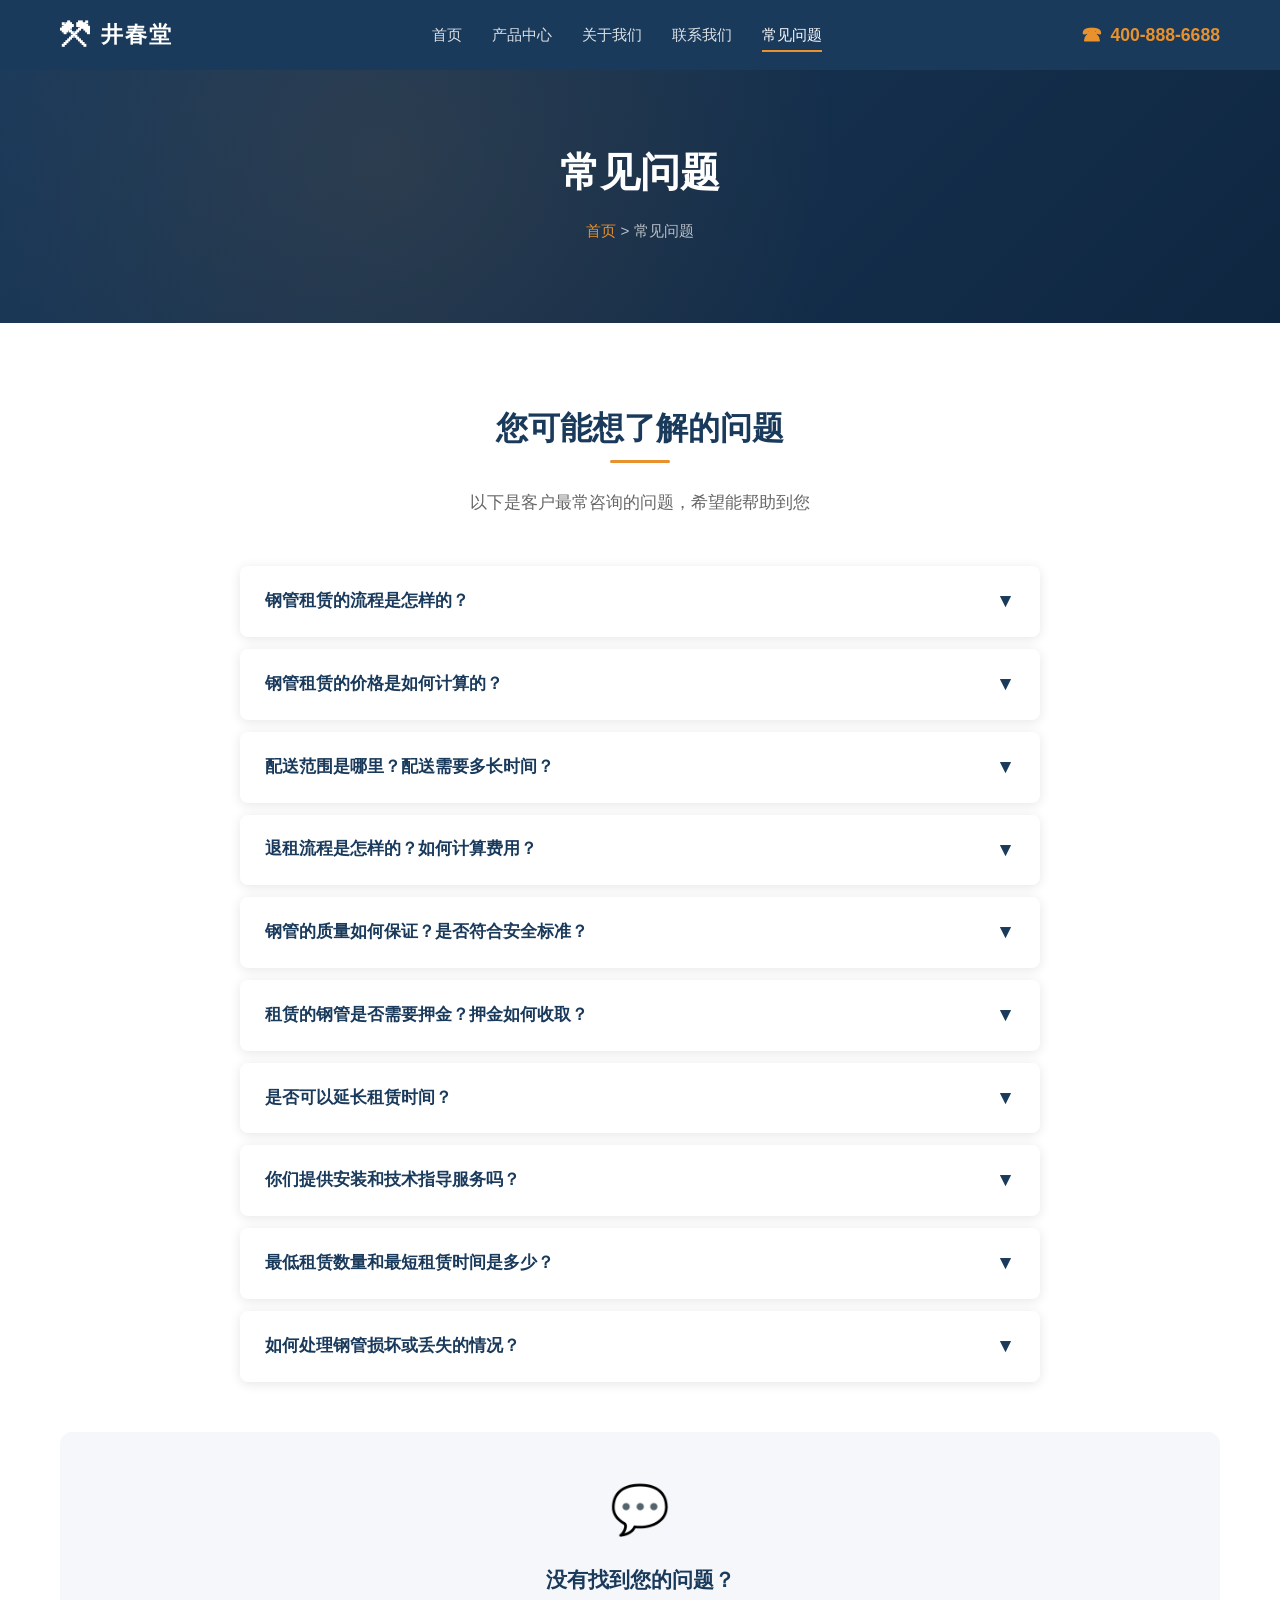
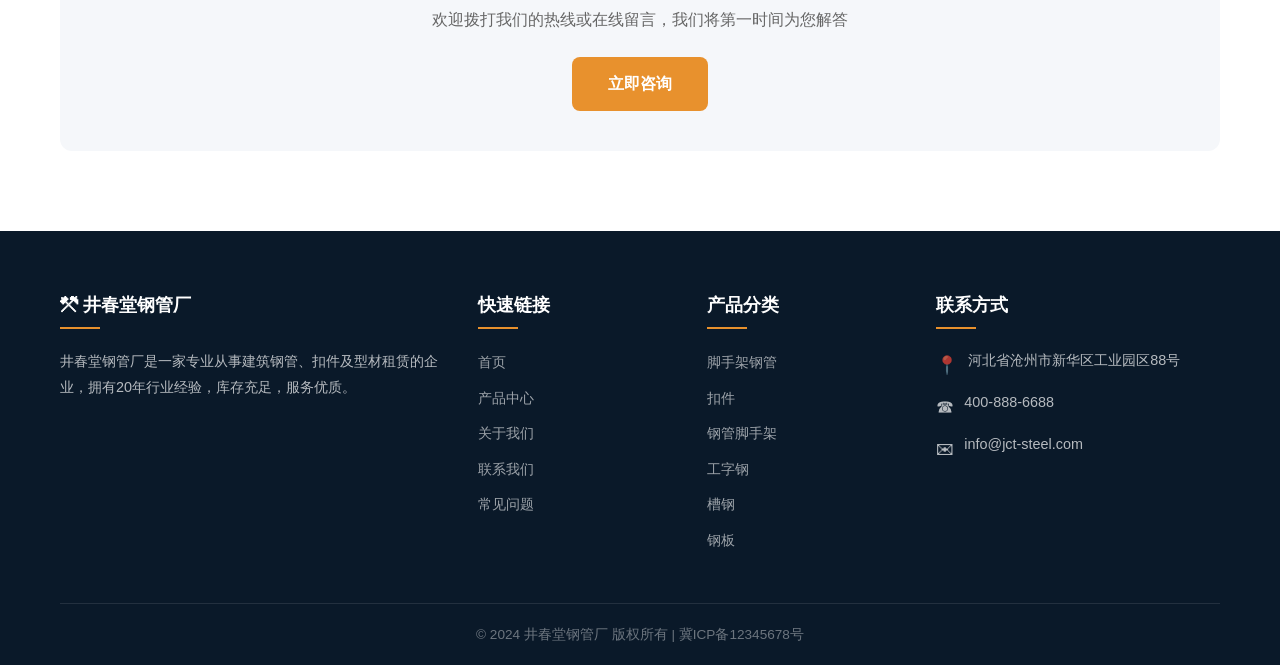
<file: faq.html>
<!DOCTYPE html>
<html lang="zh-CN">
<head>
  <meta charset="UTF-8">
  <meta name="viewport" content="width=device-width, initial-scale=1.0">
  <meta name="description" content="井春堂钢管厂常见问题 - 租赁流程、价格说明、配送方式、退租流程、安全须知等，解答您的所有疑问。">
  <title>常见问题 - 井春堂钢管厂</title>
  <link rel="stylesheet" href="css/style.css">
</head>
<body>

  <!-- 导航栏 -->
  <nav class="navbar">
    <div class="container">
      <a href="index.html" class="navbar-logo">
        <span class="logo-icon">&#9874;</span>
        <span>井春堂</span>
      </a>
      <div class="navbar-links">
        <a href="index.html">首页</a>
        <a href="products.html">产品中心</a>
        <a href="about.html">关于我们</a>
        <a href="contact.html">联系我们</a>
        <a href="faq.html" class="active">常见问题</a>
      </div>
      <div class="navbar-phone">
        <span class="phone-icon">&#9742;</span>
        <span>400-888-6688</span>
      </div>
      <button class="menu-toggle" aria-label="菜单">
        <span></span><span></span><span></span>
      </button>
    </div>
  </nav>

  <!-- 页面横幅 -->
  <section class="page-banner">
    <div class="container">
      <h1>常见问题</h1>
      <div class="breadcrumb">
        <a href="index.html">首页</a> &gt; 常见问题
      </div>
    </div>
  </section>

  <!-- FAQ 列表 -->
  <section class="section">
    <div class="container">
      <div class="section-header">
        <h2>您可能想了解的问题</h2>
        <p>以下是客户最常咨询的问题，希望能帮助到您</p>
      </div>

      <div class="faq-list">

        <div class="faq-item">
          <div class="faq-question">
            <span>钢管租赁的流程是怎样的？</span>
            <span class="arrow">&#9660;</span>
          </div>
          <div class="faq-answer">
            <div class="faq-answer-inner">
              钢管租赁流程非常简单，只需四个步骤：<br>
              <strong>1. 电话咨询：</strong>拨打我们的热线400-888-6688或通过网站在线留言，告知我们您的需求（产品类型、规格、数量、租赁时长等）。<br>
              <strong>2. 方案报价：</strong>我们的业务经理会根据您的需求，在2小时内提供详细的租赁方案和报价。<br>
              <strong>3. 签订合同：</strong>确认方案后，双方签订正式租赁合同，明确租赁期限、价格、配送方式等条款。<br>
              <strong>4. 配送安装：</strong>我们安排物流配送至工地现场，并可提供安装指导服务。
            </div>
          </div>
        </div>

        <div class="faq-item">
          <div class="faq-question">
            <span>钢管租赁的价格是如何计算的？</span>
            <span class="arrow">&#9660;</span>
          </div>
          <div class="faq-answer">
            <div class="faq-answer-inner">
              我们的租赁价格按天计算，具体价格取决于以下因素：<br>
              - <strong>产品类型：</strong>不同类型的钢管、扣件、型材价格不同<br>
              - <strong>规格尺寸：</strong>规格越大，价格相应越高<br>
              - <strong>租赁数量：</strong>批量租赁可享受优惠价格<br>
              - <strong>租赁时长：</strong>长期租赁（3个月以上）可享受折扣<br><br>
              我们承诺价格透明，无任何隐藏费用。具体价格请拨打400-888-6688咨询或提交在线咨询表单获取报价。
            </div>
          </div>
        </div>

        <div class="faq-item">
          <div class="faq-question">
            <span>配送范围是哪里？配送需要多长时间？</span>
            <span class="arrow">&#9660;</span>
          </div>
          <div class="faq-answer">
            <div class="faq-answer-inner">
              我们拥有自有物流车队，配送范围覆盖华北地区（河北、山东、山西、北京、天津、河南等），其他地区也可协商配送。<br><br>
              配送时间：<br>
              - <strong>沧州本地：</strong>当天配送<br>
              - <strong>河北省内：</strong>24小时内配送<br>
              - <strong>华北其他地区：</strong>1-3天内配送<br><br>
              大批量订单可分批配送，确保不影响您的施工进度。
            </div>
          </div>
        </div>

        <div class="faq-item">
          <div class="faq-question">
            <span>退租流程是怎样的？如何计算费用？</span>
            <span class="arrow">&#9660;</span>
          </div>
          <div class="faq-answer">
            <div class="faq-answer-inner">
              退租流程：<br>
              <strong>1. 提前通知：</strong>请在租赁到期前3天通知我们，确认退租时间和数量。<br>
              <strong>2. 安排回收：</strong>我们安排车辆到工地回收钢管。<br>
              <strong>3. 清点验收：</strong>双方共同清点数量，检查钢管状况。<br>
              <strong>4. 费用结算：</strong>根据实际使用天数和数量计算费用，扣除押金后退回余额。<br><br>
              <strong>注意事项：</strong>如钢管有严重损坏或丢失，需按合同约定进行赔偿。正常使用磨损不收取额外费用。
            </div>
          </div>
        </div>

        <div class="faq-item">
          <div class="faq-question">
            <span>钢管的质量如何保证？是否符合安全标准？</span>
            <span class="arrow">&#9660;</span>
          </div>
          <div class="faq-answer">
            <div class="faq-answer-inner">
              我们非常重视产品质量安全：<br>
              - 所有钢管均采用<strong>国标Q235/Q345</strong>材质，符合GB/T 13793标准<br>
              - 每批产品出厂前均经过<strong>严格质量检测</strong>，包括壁厚、外径、抗拉强度等指标<br>
              - 扣件符合<strong>JGJ 22-85</strong>建筑扣件标准<br>
              - 公司持有<strong>ISO9001质量管理体系认证</strong>和<strong>安全生产许可证</strong><br>
              - 定期对库存钢管进行<strong>检测和维护</strong>，及时淘汰不合格产品<br><br>
              我们承诺为客户提供100%合格的产品，确保施工安全。
            </div>
          </div>
        </div>

        <div class="faq-item">
          <div class="faq-question">
            <span>租赁的钢管是否需要押金？押金如何收取？</span>
            <span class="arrow">&#9660;</span>
          </div>
          <div class="faq-answer">
            <div class="faq-answer-inner">
              是的，租赁钢管需要缴纳押金。押金的具体金额根据租赁产品的类型和数量而定，一般为租赁总费用的20%-30%。<br><br>
              押金在退租时全额退还（扣除实际租赁费用后）。如钢管有损坏或丢失，将从押金中扣除相应赔偿金额。<br><br>
              长期合作客户可享受减免押金的优惠政策，具体请咨询我们的业务经理。
            </div>
          </div>
        </div>

        <div class="faq-item">
          <div class="faq-question">
            <span>是否可以延长租赁时间？</span>
            <span class="arrow">&#9660;</span>
          </div>
          <div class="faq-answer">
            <div class="faq-answer-inner">
              当然可以。如果您的工程需要延期，只需在合同到期前联系我们，告知需要延长的时长即可。我们会为您办理续租手续，续租价格与原合同一致。<br><br>
              如果未提前通知且继续使用，将按照原合同价格的1.2倍计算超期费用，建议您提前做好规划并及时沟通。
            </div>
          </div>
        </div>

        <div class="faq-item">
          <div class="faq-question">
            <span>你们提供安装和技术指导服务吗？</span>
            <span class="arrow">&#9660;</span>
          </div>
          <div class="faq-answer">
            <div class="faq-answer-inner">
              是的，我们提供以下技术服务：<br>
              - <strong>安装指导：</strong>配送时可安排技术人员到现场提供脚手架搭建指导<br>
              - <strong>方案设计：</strong>根据您的工程需求，提供钢管选型和用量建议<br>
              - <strong>安全培训：</strong>可为施工人员提供钢管脚手架安全使用培训<br>
              - <strong>定期巡检：</strong>长期租赁客户可享受定期的现场安全巡检服务<br><br>
              以上服务部分为免费提供，部分需额外收费，具体请咨询我们的业务经理。
            </div>
          </div>
        </div>

        <div class="faq-item">
          <div class="faq-question">
            <span>最低租赁数量和最短租赁时间是多少？</span>
            <span class="arrow">&#9660;</span>
          </div>
          <div class="faq-answer">
            <div class="faq-answer-inner">
              <strong>最低租赁数量：</strong>钢管最低起租量为100根（约600米），扣件最低起租量为500个。低于最低起租量也可协商，但单价会适当上浮。<br><br>
              <strong>最短租赁时间：</strong>最短租赁期为15天。低于15天按15天计算费用。<br><br>
              我们建议您根据工程实际需求合理规划租赁数量和时长，批量租赁和长期租赁可享受更优惠的价格。
            </div>
          </div>
        </div>

        <div class="faq-item">
          <div class="faq-question">
            <span>如何处理钢管损坏或丢失的情况？</span>
            <span class="arrow">&#9660;</span>
          </div>
          <div class="faq-answer">
            <div class="faq-answer-inner">
              钢管在正常使用过程中产生的磨损（如轻微变形、表面锈蚀等）不收取任何费用。<br><br>
              但以下情况需要按合同约定进行赔偿：<br>
              - <strong>严重变形：</strong>钢管弯曲严重无法继续使用的，按钢管残值赔偿<br>
              - <strong>丢失：</strong>钢管丢失的，按当前市场价值的80%赔偿<br>
              - <strong>恶意损坏：</strong>如切割、焊接等人为损坏，按全额赔偿<br><br>
              我们建议在施工过程中做好钢管的保管工作，避免不必要的损失。如有疑问，可随时联系我们的售后服务团队。
            </div>
          </div>
        </div>

      </div>

      <!-- 更多问题引导 -->
      <div style="text-align:center;margin-top:50px;padding:40px;background:var(--light-gray);border-radius:var(--radius-lg);">
        <div style="font-size:3rem;margin-bottom:15px;">&#128172;</div>
        <h3 style="font-size:1.3rem;color:var(--primary);margin-bottom:10px;">没有找到您的问题？</h3>
        <p style="color:var(--text-light);margin-bottom:25px;">欢迎拨打我们的热线或在线留言，我们将第一时间为您解答</p>
        <a href="contact.html" class="btn btn-primary">立即咨询</a>
      </div>
    </div>
  </section>

  <!-- 页脚 -->
  <footer class="footer">
    <div class="container">
      <div class="footer-grid">
        <div class="footer-col">
          <h3>&#9874; 井春堂钢管厂</h3>
          <p>井春堂钢管厂是一家专业从事建筑钢管、扣件及型材租赁的企业，拥有20年行业经验，库存充足，服务优质。</p>
        </div>
        <div class="footer-col">
          <h3>快速链接</h3>
          <ul>
            <li><a href="index.html">首页</a></li>
            <li><a href="products.html">产品中心</a></li>
            <li><a href="about.html">关于我们</a></li>
            <li><a href="contact.html">联系我们</a></li>
            <li><a href="faq.html">常见问题</a></li>
          </ul>
        </div>
        <div class="footer-col">
          <h3>产品分类</h3>
          <ul>
            <li><a href="products.html">脚手架钢管</a></li>
            <li><a href="products.html">扣件</a></li>
            <li><a href="products.html">钢管脚手架</a></li>
            <li><a href="products.html">工字钢</a></li>
            <li><a href="products.html">槽钢</a></li>
            <li><a href="products.html">钢板</a></li>
          </ul>
        </div>
        <div class="footer-col">
          <h3>联系方式</h3>
          <div class="footer-contact-item">
            <span class="icon">&#128205;</span>
            <span>河北省沧州市新华区工业园区88号</span>
          </div>
          <div class="footer-contact-item">
            <span class="icon">&#9742;</span>
            <span>400-888-6688</span>
          </div>
          <div class="footer-contact-item">
            <span class="icon">&#9993;</span>
            <span>info@jct-steel.com</span>
          </div>
        </div>
      </div>
      <div class="footer-bottom">
        <p>&copy; 2024 井春堂钢管厂 版权所有 | 冀ICP备12345678号</p>
      </div>
    </div>
  </footer>

  <button class="back-to-top" aria-label="回到顶部">&#9650;</button>
  <script src="js/main.js"></script>
</body>
</html>
</file>
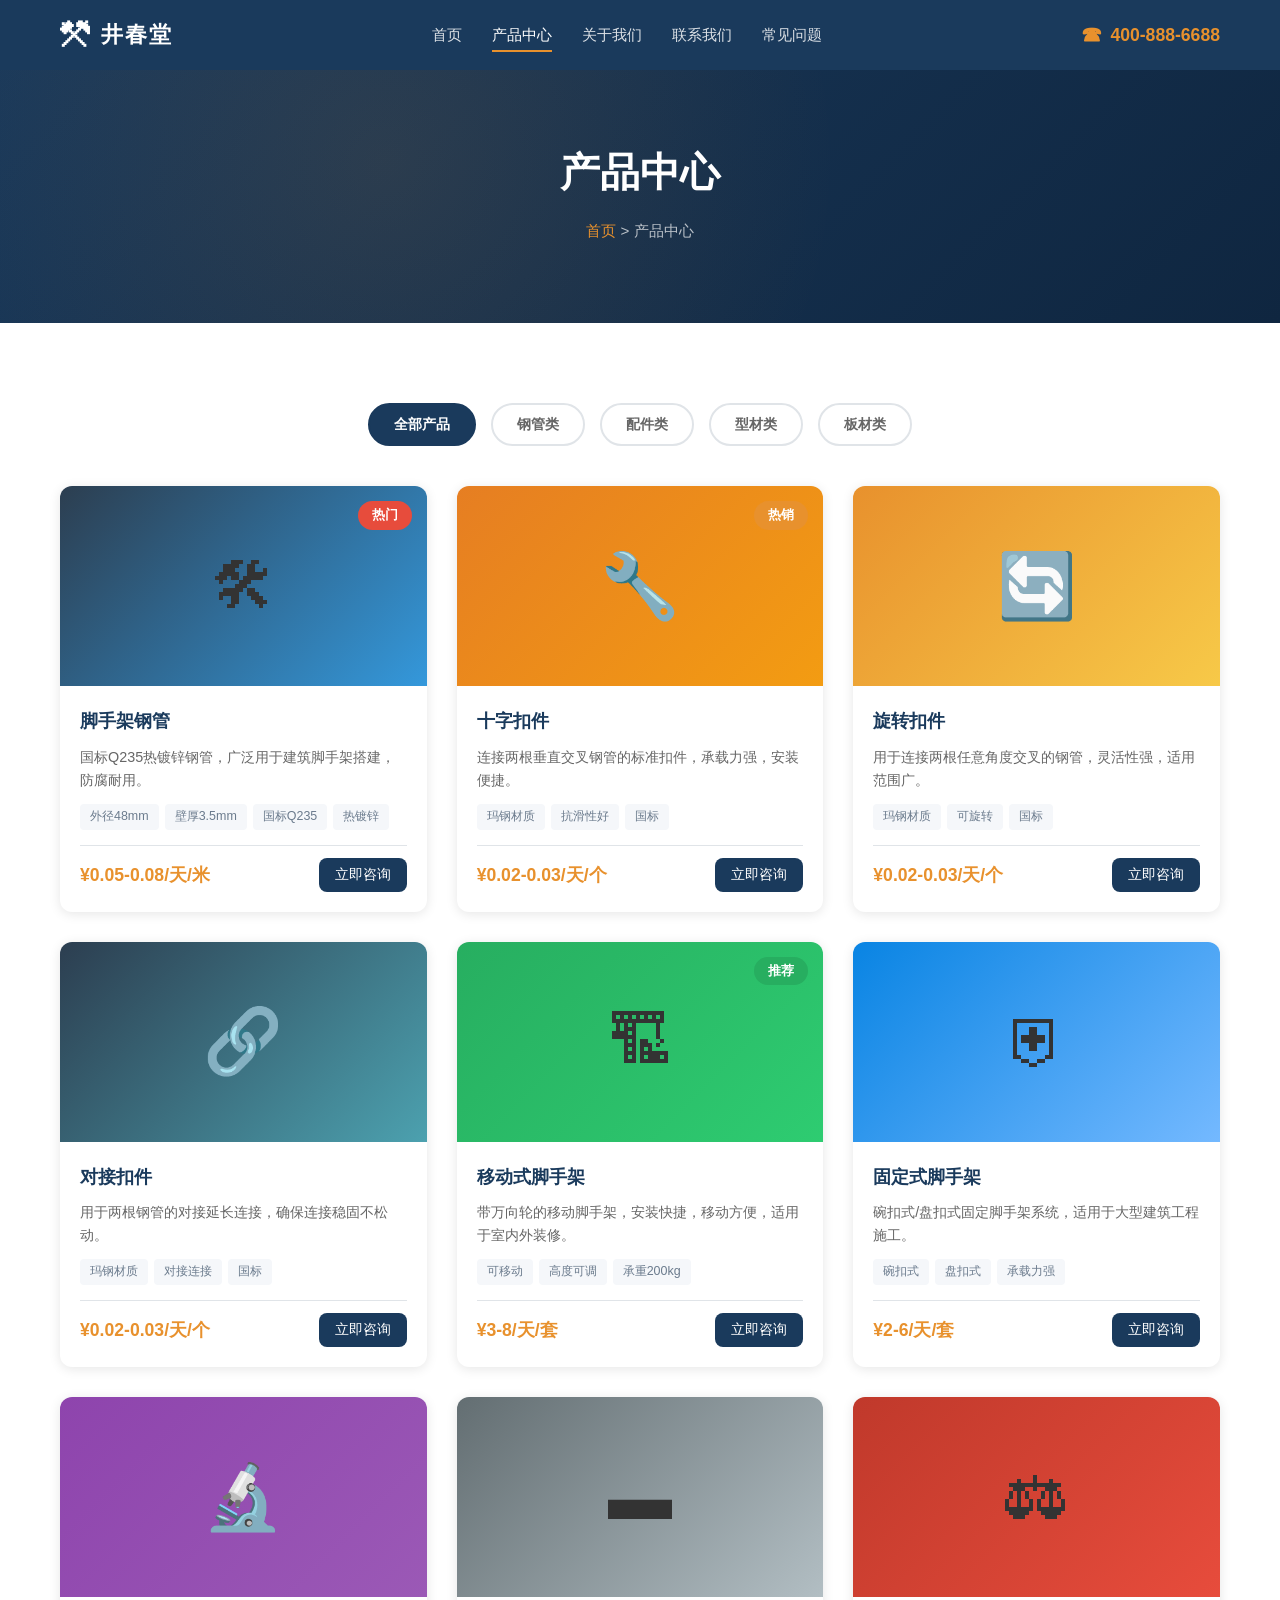
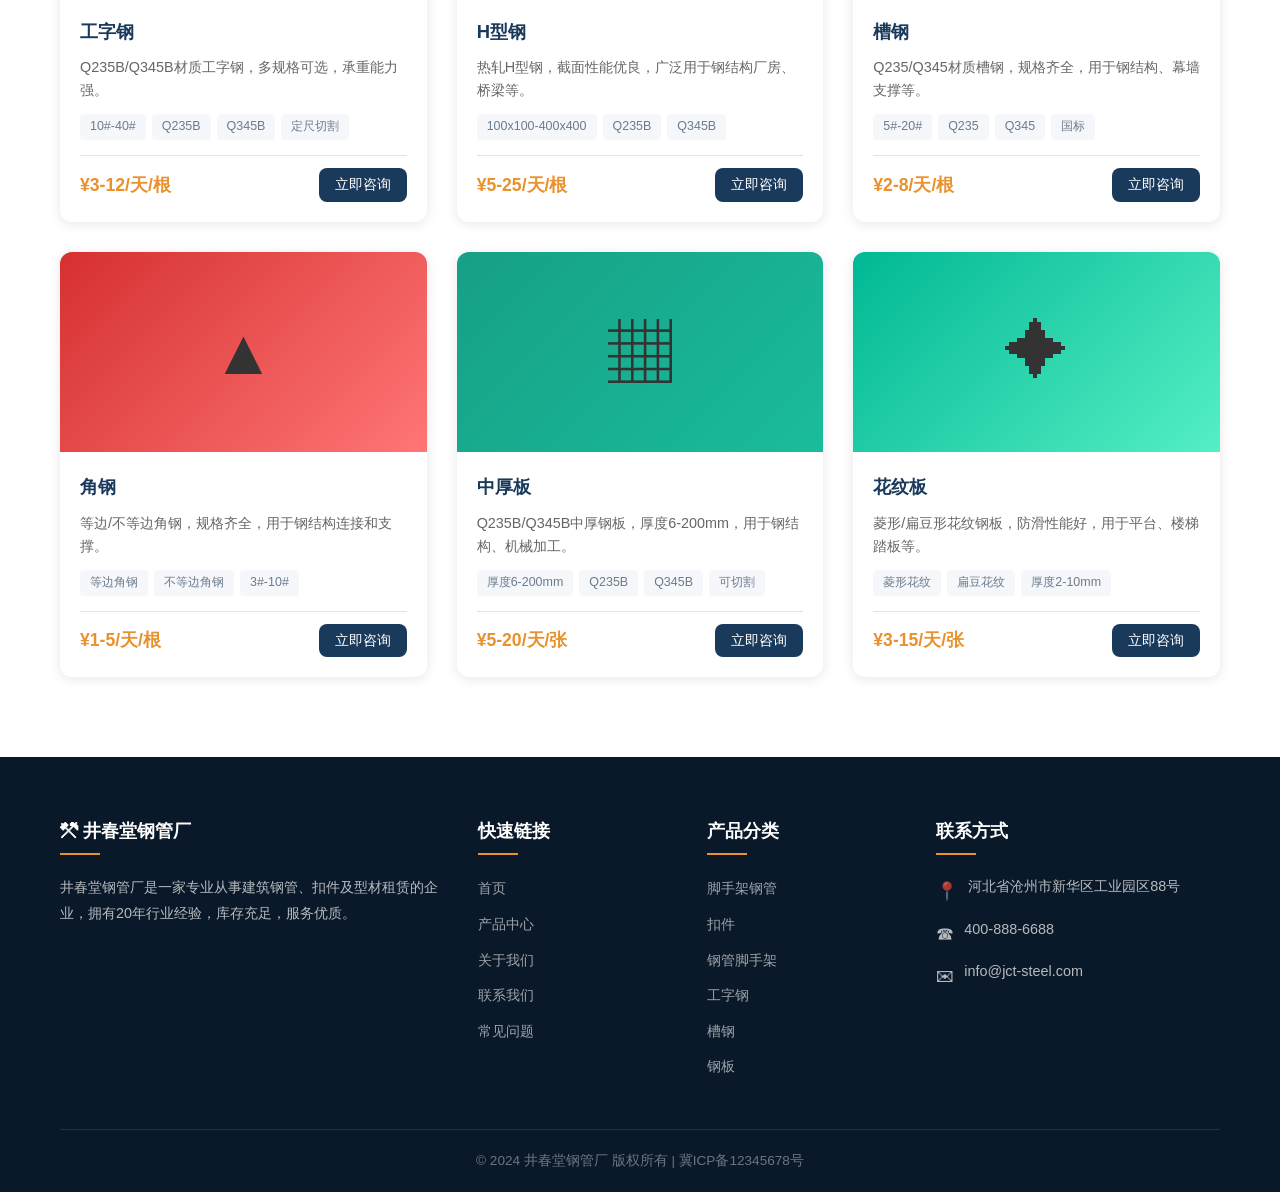
<file: products.html>
<!DOCTYPE html>
<html lang="zh-CN">
<head>
  <meta charset="UTF-8">
  <meta name="viewport" content="width=device-width, initial-scale=1.0">
  <meta name="description" content="井春堂钢管厂产品中心 - 脚手架钢管、扣件、工字钢、槽钢、钢板等建筑钢材租赁，规格齐全，价格透明。">
  <title>产品中心 - 井春堂钢管厂</title>
  <link rel="stylesheet" href="css/style.css">
</head>
<body>

  <!-- 导航栏 -->
  <nav class="navbar">
    <div class="container">
      <a href="index.html" class="navbar-logo">
        <span class="logo-icon">&#9874;</span>
        <span>井春堂</span>
      </a>
      <div class="navbar-links">
        <a href="index.html">首页</a>
        <a href="products.html" class="active">产品中心</a>
        <a href="about.html">关于我们</a>
        <a href="contact.html">联系我们</a>
        <a href="faq.html">常见问题</a>
      </div>
      <div class="navbar-phone">
        <span class="phone-icon">&#9742;</span>
        <span>400-888-6688</span>
      </div>
      <button class="menu-toggle" aria-label="菜单">
        <span></span><span></span><span></span>
      </button>
    </div>
  </nav>

  <!-- 页面横幅 -->
  <section class="page-banner">
    <div class="container">
      <h1>产品中心</h1>
      <div class="breadcrumb">
        <a href="index.html">首页</a> &gt; 产品中心
      </div>
    </div>
  </section>

  <!-- 产品列表 -->
  <section class="section">
    <div class="container">
      <!-- 筛选栏 -->
      <div class="filter-bar">
        <button class="filter-btn active" data-filter="all">全部产品</button>
        <button class="filter-btn" data-filter="steel-pipe">钢管类</button>
        <button class="filter-btn" data-filter="fittings">配件类</button>
        <button class="filter-btn" data-filter="profile">型材类</button>
        <button class="filter-btn" data-filter="plate">板材类</button>
      </div>

      <div class="products-grid">

        <!-- 1. 脚手架钢管 -->
        <div class="product-card animate-in" data-category="steel-pipe">
          <div class="product-image p1">
            <span class="product-badge badge-hot">热门</span>
            &#128736;
          </div>
          <div class="product-info">
            <h3>脚手架钢管</h3>
            <p>国标Q235热镀锌钢管，广泛用于建筑脚手架搭建，防腐耐用。</p>
            <div class="product-specs">
              <span class="spec-tag">外径48mm</span>
              <span class="spec-tag">壁厚3.5mm</span>
              <span class="spec-tag">国标Q235</span>
              <span class="spec-tag">热镀锌</span>
            </div>
            <div class="product-price">
              <span class="price-range">&yen;0.05-0.08/天/米</span>
              <a href="contact.html" class="product-btn">立即咨询</a>
            </div>
          </div>
        </div>

        <!-- 2. 十字扣件 -->
        <div class="product-card animate-in" data-category="fittings">
          <div class="product-image p2">
            <span class="product-badge badge-sale">热销</span>
            &#128295;
          </div>
          <div class="product-info">
            <h3>十字扣件</h3>
            <p>连接两根垂直交叉钢管的标准扣件，承载力强，安装便捷。</p>
            <div class="product-specs">
              <span class="spec-tag">玛钢材质</span>
              <span class="spec-tag">抗滑性好</span>
              <span class="spec-tag">国标</span>
            </div>
            <div class="product-price">
              <span class="price-range">&yen;0.02-0.03/天/个</span>
              <a href="contact.html" class="product-btn">立即咨询</a>
            </div>
          </div>
        </div>

        <!-- 3. 旋转扣件 -->
        <div class="product-card animate-in" data-category="fittings">
          <div class="product-image p8">
            &#128260;
          </div>
          <div class="product-info">
            <h3>旋转扣件</h3>
            <p>用于连接两根任意角度交叉的钢管，灵活性强，适用范围广。</p>
            <div class="product-specs">
              <span class="spec-tag">玛钢材质</span>
              <span class="spec-tag">可旋转</span>
              <span class="spec-tag">国标</span>
            </div>
            <div class="product-price">
              <span class="price-range">&yen;0.02-0.03/天/个</span>
              <a href="contact.html" class="product-btn">立即咨询</a>
            </div>
          </div>
        </div>

        <!-- 4. 对接扣件 -->
        <div class="product-card animate-in" data-category="fittings">
          <div class="product-image p7">
            &#128279;
          </div>
          <div class="product-info">
            <h3>对接扣件</h3>
            <p>用于两根钢管的对接延长连接，确保连接稳固不松动。</p>
            <div class="product-specs">
              <span class="spec-tag">玛钢材质</span>
              <span class="spec-tag">对接连接</span>
              <span class="spec-tag">国标</span>
            </div>
            <div class="product-price">
              <span class="price-range">&yen;0.02-0.03/天/个</span>
              <a href="contact.html" class="product-btn">立即咨询</a>
            </div>
          </div>
        </div>

        <!-- 5. 移动式脚手架 -->
        <div class="product-card animate-in" data-category="steel-pipe">
          <div class="product-image p3">
            <span class="product-badge badge-new">推荐</span>
            &#127959;
          </div>
          <div class="product-info">
            <h3>移动式脚手架</h3>
            <p>带万向轮的移动脚手架，安装快捷，移动方便，适用于室内外装修。</p>
            <div class="product-specs">
              <span class="spec-tag">可移动</span>
              <span class="spec-tag">高度可调</span>
              <span class="spec-tag">承重200kg</span>
            </div>
            <div class="product-price">
              <span class="price-range">&yen;3-8/天/套</span>
              <a href="contact.html" class="product-btn">立即咨询</a>
            </div>
          </div>
        </div>

        <!-- 6. 固定式脚手架 -->
        <div class="product-card animate-in" data-category="steel-pipe">
          <div class="product-image p11">
            &#9960;
          </div>
          <div class="product-info">
            <h3>固定式脚手架</h3>
            <p>碗扣式/盘扣式固定脚手架系统，适用于大型建筑工程施工。</p>
            <div class="product-specs">
              <span class="spec-tag">碗扣式</span>
              <span class="spec-tag">盘扣式</span>
              <span class="spec-tag">承载力强</span>
            </div>
            <div class="product-price">
              <span class="price-range">&yen;2-6/天/套</span>
              <a href="contact.html" class="product-btn">立即咨询</a>
            </div>
          </div>
        </div>

        <!-- 7. 工字钢 -->
        <div class="product-card animate-in" data-category="profile">
          <div class="product-image p4">
            &#128300;
          </div>
          <div class="product-info">
            <h3>工字钢</h3>
            <p>Q235B/Q345B材质工字钢，多规格可选，承重能力强。</p>
            <div class="product-specs">
              <span class="spec-tag">10#-40#</span>
              <span class="spec-tag">Q235B</span>
              <span class="spec-tag">Q345B</span>
              <span class="spec-tag">定尺切割</span>
            </div>
            <div class="product-price">
              <span class="price-range">&yen;3-12/天/根</span>
              <a href="contact.html" class="product-btn">立即咨询</a>
            </div>
          </div>
        </div>

        <!-- 8. H型钢 -->
        <div class="product-card animate-in" data-category="profile">
          <div class="product-image p9">
            &#9644;
          </div>
          <div class="product-info">
            <h3>H型钢</h3>
            <p>热轧H型钢，截面性能优良，广泛用于钢结构厂房、桥梁等。</p>
            <div class="product-specs">
              <span class="spec-tag">100x100-400x400</span>
              <span class="spec-tag">Q235B</span>
              <span class="spec-tag">Q345B</span>
            </div>
            <div class="product-price">
              <span class="price-range">&yen;5-25/天/根</span>
              <a href="contact.html" class="product-btn">立即咨询</a>
            </div>
          </div>
        </div>

        <!-- 9. 槽钢 -->
        <div class="product-card animate-in" data-category="profile">
          <div class="product-image p5">
            &#9878;
          </div>
          <div class="product-info">
            <h3>槽钢</h3>
            <p>Q235/Q345材质槽钢，规格齐全，用于钢结构、幕墙支撑等。</p>
            <div class="product-specs">
              <span class="spec-tag">5#-20#</span>
              <span class="spec-tag">Q235</span>
              <span class="spec-tag">Q345</span>
              <span class="spec-tag">国标</span>
            </div>
            <div class="product-price">
              <span class="price-range">&yen;2-8/天/根</span>
              <a href="contact.html" class="product-btn">立即咨询</a>
            </div>
          </div>
        </div>

        <!-- 10. 角钢 -->
        <div class="product-card animate-in" data-category="profile">
          <div class="product-image p10">
            &#9650;
          </div>
          <div class="product-info">
            <h3>角钢</h3>
            <p>等边/不等边角钢，规格齐全，用于钢结构连接和支撑。</p>
            <div class="product-specs">
              <span class="spec-tag">等边角钢</span>
              <span class="spec-tag">不等边角钢</span>
              <span class="spec-tag">3#-10#</span>
            </div>
            <div class="product-price">
              <span class="price-range">&yen;1-5/天/根</span>
              <a href="contact.html" class="product-btn">立即咨询</a>
            </div>
          </div>
        </div>

        <!-- 11. 中厚板 -->
        <div class="product-card animate-in" data-category="plate">
          <div class="product-image p6">
            &#9638;
          </div>
          <div class="product-info">
            <h3>中厚板</h3>
            <p>Q235B/Q345B中厚钢板，厚度6-200mm，用于钢结构、机械加工。</p>
            <div class="product-specs">
              <span class="spec-tag">厚度6-200mm</span>
              <span class="spec-tag">Q235B</span>
              <span class="spec-tag">Q345B</span>
              <span class="spec-tag">可切割</span>
            </div>
            <div class="product-price">
              <span class="price-range">&yen;5-20/天/张</span>
              <a href="contact.html" class="product-btn">立即咨询</a>
            </div>
          </div>
        </div>

        <!-- 12. 花纹板 -->
        <div class="product-card animate-in" data-category="plate">
          <div class="product-image p12">
            &#10022;
          </div>
          <div class="product-info">
            <h3>花纹板</h3>
            <p>菱形/扁豆形花纹钢板，防滑性能好，用于平台、楼梯踏板等。</p>
            <div class="product-specs">
              <span class="spec-tag">菱形花纹</span>
              <span class="spec-tag">扁豆花纹</span>
              <span class="spec-tag">厚度2-10mm</span>
            </div>
            <div class="product-price">
              <span class="price-range">&yen;3-15/天/张</span>
              <a href="contact.html" class="product-btn">立即咨询</a>
            </div>
          </div>
        </div>

      </div>
    </div>
  </section>

  <!-- 页脚 -->
  <footer class="footer">
    <div class="container">
      <div class="footer-grid">
        <div class="footer-col">
          <h3>&#9874; 井春堂钢管厂</h3>
          <p>井春堂钢管厂是一家专业从事建筑钢管、扣件及型材租赁的企业，拥有20年行业经验，库存充足，服务优质。</p>
        </div>
        <div class="footer-col">
          <h3>快速链接</h3>
          <ul>
            <li><a href="index.html">首页</a></li>
            <li><a href="products.html">产品中心</a></li>
            <li><a href="about.html">关于我们</a></li>
            <li><a href="contact.html">联系我们</a></li>
            <li><a href="faq.html">常见问题</a></li>
          </ul>
        </div>
        <div class="footer-col">
          <h3>产品分类</h3>
          <ul>
            <li><a href="products.html">脚手架钢管</a></li>
            <li><a href="products.html">扣件</a></li>
            <li><a href="products.html">钢管脚手架</a></li>
            <li><a href="products.html">工字钢</a></li>
            <li><a href="products.html">槽钢</a></li>
            <li><a href="products.html">钢板</a></li>
          </ul>
        </div>
        <div class="footer-col">
          <h3>联系方式</h3>
          <div class="footer-contact-item">
            <span class="icon">&#128205;</span>
            <span>河北省沧州市新华区工业园区88号</span>
          </div>
          <div class="footer-contact-item">
            <span class="icon">&#9742;</span>
            <span>400-888-6688</span>
          </div>
          <div class="footer-contact-item">
            <span class="icon">&#9993;</span>
            <span>info@jct-steel.com</span>
          </div>
        </div>
      </div>
      <div class="footer-bottom">
        <p>&copy; 2024 井春堂钢管厂 版权所有 | 冀ICP备12345678号</p>
      </div>
    </div>
  </footer>

  <button class="back-to-top" aria-label="回到顶部">&#9650;</button>
  <script src="js/main.js"></script>
</body>
</html>
</file>
<file: css/style.css>
/* ============================================
   井春堂钢管厂 - 完整样式表
   设计风格：工业风、专业、现代
   ============================================ */

:root {
  --primary: #1a3a5c;
  --primary-dark: #0f2640;
  --primary-light: #2a5a8c;
  --accent: #e8912d;
  --accent-dark: #c97a22;
  --accent-light: #f0a84e;
  --white: #ffffff;
  --light-gray: #f5f7fa;
  --gray: #e0e4e8;
  --dark-gray: #6b7b8d;
  --text: #333333;
  --text-light: #666666;
  --shadow: 0 2px 12px rgba(0, 0, 0, 0.1);
  --shadow-lg: 0 8px 30px rgba(0, 0, 0, 0.15);
  --radius: 8px;
  --radius-lg: 12px;
  --transition: all 0.3s ease;
  --max-width: 1200px;
}

*, *::before, *::after { margin: 0; padding: 0; box-sizing: border-box; }
html { scroll-behavior: smooth; font-size: 16px; }
body {
  font-family: "Microsoft YaHei", "PingFang SC", "Helvetica Neue", Arial, sans-serif;
  color: var(--text); line-height: 1.6; background-color: var(--white); overflow-x: hidden;
}
a { text-decoration: none; color: inherit; transition: var(--transition); }
ul, ol { list-style: none; }
img { max-width: 100%; height: auto; display: block; }
.container { max-width: var(--max-width); margin: 0 auto; padding: 0 20px; }

/* --- 导航栏 --- */
.navbar {
  position: fixed; top: 0; left: 0; width: 100%; z-index: 1000;
  background-color: var(--primary); transition: var(--transition);
}
.navbar.scrolled { background-color: var(--primary-dark); box-shadow: 0 2px 20px rgba(0,0,0,0.3); }
.navbar .container { display: flex; align-items: center; justify-content: space-between; height: 70px; }
.navbar-logo { display: flex; align-items: center; gap: 10px; color: var(--white); font-size: 1.4rem; font-weight: 700; letter-spacing: 2px; }
.navbar-logo .logo-icon { font-size: 1.8rem; }
.navbar-links { display: flex; align-items: center; gap: 30px; }
.navbar-links a { color: rgba(255,255,255,0.85); font-size: 0.95rem; font-weight: 500; position: relative; padding: 5px 0; }
.navbar-links a::after { content: ""; position: absolute; bottom: 0; left: 0; width: 0; height: 2px; background-color: var(--accent); transition: var(--transition); }
.navbar-links a:hover, .navbar-links a.active { color: var(--white); }
.navbar-links a:hover::after, .navbar-links a.active::after { width: 100%; }
.navbar-phone { display: flex; align-items: center; gap: 8px; color: var(--accent); font-weight: 700; font-size: 1.1rem; }
.navbar-phone .phone-icon { font-size: 1.3rem; }

.menu-toggle { display: none; flex-direction: column; gap: 5px; cursor: pointer; padding: 5px; background: none; border: none; }
.menu-toggle span { display: block; width: 25px; height: 3px; background-color: var(--white); border-radius: 2px; transition: var(--transition); }
.menu-toggle.active span:nth-child(1) { transform: rotate(45deg) translate(5px, 6px); }
.menu-toggle.active span:nth-child(2) { opacity: 0; }
.menu-toggle.active span:nth-child(3) { transform: rotate(-45deg) translate(5px, -6px); }

/* --- Hero --- */
.hero {
  position: relative; min-height: 600px; display: flex; align-items: center; justify-content: center;
  text-align: center; background: linear-gradient(135deg, var(--primary) 0%, var(--primary-dark) 40%, #0d1f33 100%);
  padding-top: 70px; overflow: hidden;
}
.hero::before {
  content: ""; position: absolute; top: 0; left: 0; width: 100%; height: 100%;
  background: radial-gradient(circle at 20% 50%, rgba(232,145,45,0.15) 0%, transparent 50%),
    radial-gradient(circle at 80% 20%, rgba(42,90,140,0.3) 0%, transparent 50%); z-index: 1;
}
.hero::after { content: ""; position: absolute; bottom: 0; left: 0; width: 100%; height: 120px; background: linear-gradient(to top, var(--white), transparent); z-index: 2; }
.hero-content { position: relative; z-index: 3; color: var(--white); max-width: 800px; padding: 0 20px; }
.hero-content h1 { font-size: 3rem; font-weight: 700; margin-bottom: 20px; line-height: 1.3; text-shadow: 0 2px 10px rgba(0,0,0,0.3); }
.hero-content h1 .highlight { color: var(--accent); }
.hero-content p { font-size: 1.2rem; color: rgba(255,255,255,0.8); margin-bottom: 35px; line-height: 1.8; }
.hero-buttons { display: flex; gap: 15px; justify-content: center; flex-wrap: wrap; }

/* --- 按钮 --- */
.btn { display: inline-block; padding: 14px 36px; border-radius: var(--radius); font-size: 1rem; font-weight: 600; cursor: pointer; transition: var(--transition); border: none; text-align: center; }
.btn-primary { background-color: var(--accent); color: var(--white); }
.btn-primary:hover { background-color: var(--accent-dark); transform: translateY(-2px); box-shadow: 0 5px 20px rgba(232,145,45,0.4); }
.btn-outline { background-color: transparent; color: var(--white); border: 2px solid rgba(255,255,255,0.5); }
.btn-outline:hover { border-color: var(--white); background-color: rgba(255,255,255,0.1); transform: translateY(-2px); }
.btn-secondary { background-color: var(--primary); color: var(--white); }
.btn-secondary:hover { background-color: var(--primary-dark); transform: translateY(-2px); box-shadow: 0 5px 20px rgba(26,58,92,0.4); }

/* --- 页面横幅 --- */
.page-banner { background: linear-gradient(135deg, var(--primary) 0%, var(--primary-dark) 100%); padding: 140px 0 80px; text-align: center; color: var(--white); position: relative; overflow: hidden; }
.page-banner::before { content: ""; position: absolute; top: 0; left: 0; width: 100%; height: 100%; background: radial-gradient(circle at 30% 50%, rgba(232,145,45,0.1) 0%, transparent 50%); }
.page-banner .container { position: relative; z-index: 2; }
.page-banner h1 { font-size: 2.5rem; font-weight: 700; margin-bottom: 15px; }
.page-banner .breadcrumb { font-size: 0.95rem; color: rgba(255,255,255,0.7); }
.page-banner .breadcrumb a { color: var(--accent); }
.page-banner .breadcrumb a:hover { text-decoration: underline; }

/* --- 统计 --- */
.stats { padding: 60px 0; background-color: var(--white); }
.stats-grid { display: grid; grid-template-columns: repeat(4, 1fr); gap: 30px; }
.stat-item { text-align: center; padding: 30px 20px; border-radius: var(--radius-lg); background: var(--light-gray); transition: var(--transition); }
.stat-item:hover { transform: translateY(-5px); box-shadow: var(--shadow-lg); }
.stat-icon { font-size: 2.5rem; margin-bottom: 15px; }
.stat-number { font-size: 2.5rem; font-weight: 800; color: var(--primary); line-height: 1.2; }
.stat-number .unit { font-size: 1.2rem; color: var(--accent); font-weight: 600; }
.stat-label { font-size: 0.95rem; color: var(--text-light); margin-top: 8px; }

/* --- 区域标题 --- */
.section { padding: 80px 0; }
.section-header { text-align: center; margin-bottom: 50px; }
.section-header h2 { font-size: 2rem; font-weight: 700; color: var(--primary); margin-bottom: 15px; position: relative; display: inline-block; }
.section-header h2::after { content: ""; position: absolute; bottom: -8px; left: 50%; transform: translateX(-50%); width: 60px; height: 3px; background-color: var(--accent); border-radius: 2px; }
.section-header p { color: var(--text-light); font-size: 1.05rem; margin-top: 20px; max-width: 600px; margin-left: auto; margin-right: auto; }

/* --- 产品卡片 --- */
.products-grid { display: grid; grid-template-columns: repeat(3, 1fr); gap: 30px; }
.product-card { background: var(--white); border-radius: var(--radius-lg); overflow: hidden; box-shadow: var(--shadow); transition: var(--transition); position: relative; }
.product-card:hover { transform: translateY(-8px); box-shadow: var(--shadow-lg); }
.product-image { height: 200px; display: flex; align-items: center; justify-content: center; font-size: 4rem; position: relative; }
.product-image.p1{background:linear-gradient(135deg,#2c3e50,#3498db)}
.product-image.p2{background:linear-gradient(135deg,#e67e22,#f39c12)}
.product-image.p3{background:linear-gradient(135deg,#27ae60,#2ecc71)}
.product-image.p4{background:linear-gradient(135deg,#8e44ad,#9b59b6)}
.product-image.p5{background:linear-gradient(135deg,#c0392b,#e74c3c)}
.product-image.p6{background:linear-gradient(135deg,#16a085,#1abc9c)}
.product-image.p7{background:linear-gradient(135deg,#2c3e50,#4ca1af)}
.product-image.p8{background:linear-gradient(135deg,#e8912d,#f7c948)}
.product-image.p9{background:linear-gradient(135deg,#636e72,#b2bec3)}
.product-image.p10{background:linear-gradient(135deg,#d63031,#ff7675)}
.product-image.p11{background:linear-gradient(135deg,#0984e3,#74b9ff)}
.product-image.p12{background:linear-gradient(135deg,#00b894,#55efc4)}
.product-badge { position: absolute; top: 15px; right: 15px; padding: 4px 14px; border-radius: 20px; font-size: 0.8rem; font-weight: 600; color: var(--white); }
.badge-hot{background-color:#e74c3c} .badge-sale{background-color:var(--accent)} .badge-new{background-color:#27ae60}
.product-info { padding: 20px; }
.product-info h3 { font-size: 1.15rem; font-weight: 700; color: var(--primary); margin-bottom: 10px; }
.product-info p { font-size: 0.9rem; color: var(--text-light); margin-bottom: 12px; line-height: 1.6; }
.product-specs { display: flex; flex-wrap: wrap; gap: 6px; margin-bottom: 15px; }
.spec-tag { padding: 3px 10px; background-color: var(--light-gray); border-radius: 4px; font-size: 0.78rem; color: var(--dark-gray); }
.product-price { display: flex; align-items: center; justify-content: space-between; padding-top: 12px; border-top: 1px solid var(--gray); }
.price-range { font-size: 1.1rem; font-weight: 700; color: var(--accent); }
.product-btn { padding: 6px 16px; background-color: var(--primary); color: var(--white); border-radius: var(--radius); font-size: 0.85rem; border: none; cursor: pointer; transition: var(--transition); }
.product-btn:hover { background-color: var(--primary-dark); }

/* --- 优势 --- */
.advantages { background-color: var(--light-gray); }
.advantages-grid { display: grid; grid-template-columns: repeat(4, 1fr); gap: 30px; }
.advantage-card { text-align: center; padding: 40px 25px; background: var(--white); border-radius: var(--radius-lg); box-shadow: var(--shadow); transition: var(--transition); }
.advantage-card:hover { transform: translateY(-5px); box-shadow: var(--shadow-lg); }
.advantage-icon { font-size: 3rem; margin-bottom: 20px; }
.advantage-card h3 { font-size: 1.15rem; font-weight: 700; color: var(--primary); margin-bottom: 12px; }
.advantage-card p { font-size: 0.9rem; color: var(--text-light); line-height: 1.7; }

/* --- 流程 --- */
.process-grid { display: grid; grid-template-columns: repeat(4, 1fr); gap: 30px; position: relative; }
.process-grid::before { content: ""; position: absolute; top: 50px; left: 12.5%; width: 75%; height: 3px; background: linear-gradient(to right, var(--accent), var(--primary)); z-index: 0; }
.process-step { text-align: center; position: relative; z-index: 1; }
.step-number { width: 60px; height: 60px; border-radius: 50%; background: linear-gradient(135deg, var(--accent), var(--accent-dark)); color: var(--white); font-size: 1.5rem; font-weight: 700; display: flex; align-items: center; justify-content: center; margin: 0 auto 20px; box-shadow: 0 4px 15px rgba(232,145,45,0.4); }
.process-step h3 { font-size: 1.1rem; font-weight: 700; color: var(--primary); margin-bottom: 8px; }
.process-step p { font-size: 0.88rem; color: var(--text-light); line-height: 1.6; }

/* --- 联系区域 --- */
.contact-section { background: linear-gradient(135deg, var(--primary) 0%, var(--primary-dark) 100%); color: var(--white); }
.contact-section .section-header h2 { color: var(--white); }
.contact-section .section-header h2::after { background-color: var(--accent); }
.contact-section .section-header p { color: rgba(255,255,255,0.7); }
.contact-grid { display: grid; grid-template-columns: repeat(3, 1fr); gap: 30px; }
.contact-item { text-align: center; padding: 30px; }
.contact-item .icon { font-size: 2.5rem; margin-bottom: 15px; }
.contact-item h3 { font-size: 1.1rem; font-weight: 600; margin-bottom: 8px; }
.contact-item p { color: rgba(255,255,255,0.7); font-size: 0.95rem; }
.contact-item a { color: var(--accent); }
.contact-item a:hover { text-decoration: underline; }

/* --- 页脚 --- */
.footer { background-color: #0a1929; color: rgba(255,255,255,0.7); padding: 60px 0 0; }
.footer-grid { display: grid; grid-template-columns: 2fr 1fr 1fr 1.5fr; gap: 40px; padding-bottom: 40px; border-bottom: 1px solid rgba(255,255,255,0.1); }
.footer-col h3 { color: var(--white); font-size: 1.1rem; font-weight: 700; margin-bottom: 20px; position: relative; padding-bottom: 10px; }
.footer-col h3::after { content: ""; position: absolute; bottom: 0; left: 0; width: 40px; height: 2px; background-color: var(--accent); }
.footer-col p { font-size: 0.9rem; line-height: 1.8; margin-bottom: 10px; }
.footer-col ul li { margin-bottom: 10px; }
.footer-col ul li a { font-size: 0.9rem; color: rgba(255,255,255,0.6); transition: var(--transition); }
.footer-col ul li a:hover { color: var(--accent); padding-left: 5px; }
.footer-contact-item { display: flex; align-items: flex-start; gap: 10px; margin-bottom: 12px; font-size: 0.9rem; }
.footer-contact-item .icon { font-size: 1.1rem; flex-shrink: 0; margin-top: 2px; }
.footer-bottom { text-align: center; padding: 20px 0; font-size: 0.85rem; color: rgba(255,255,255,0.4); }

/* --- 联系表单 --- */
.contact-form-section { background-color: var(--light-gray); }
.contact-form-wrapper { display: grid; grid-template-columns: 1fr 1fr; gap: 50px; align-items: start; }
.contact-info-list { display: flex; flex-direction: column; gap: 25px; }
.contact-info-item { display: flex; gap: 15px; align-items: flex-start; }
.contact-info-item .icon-box { width: 50px; height: 50px; border-radius: var(--radius); background: linear-gradient(135deg, var(--primary), var(--primary-light)); color: var(--white); display: flex; align-items: center; justify-content: center; font-size: 1.3rem; flex-shrink: 0; }
.contact-info-item h4 { font-size: 1rem; font-weight: 700; color: var(--primary); margin-bottom: 5px; }
.contact-info-item p { font-size: 0.9rem; color: var(--text-light); line-height: 1.6; }
.form-group { margin-bottom: 20px; }
.form-group label { display: block; font-size: 0.9rem; font-weight: 600; color: var(--text); margin-bottom: 8px; }
.form-group label .required { color: #e74c3c; }
.form-group input, .form-group select, .form-group textarea { width: 100%; padding: 12px 16px; border: 2px solid var(--gray); border-radius: var(--radius); font-size: 0.95rem; font-family: inherit; color: var(--text); transition: var(--transition); background-color: var(--white); }
.form-group input:focus, .form-group select:focus, .form-group textarea:focus { outline: none; border-color: var(--primary); box-shadow: 0 0 0 3px rgba(26,58,92,0.1); }
.form-group textarea { height: 120px; resize: vertical; }
.form-group .error-msg { font-size: 0.8rem; color: #e74c3c; margin-top: 5px; display: none; }
.form-group.has-error input, .form-group.has-error select, .form-group.has-error textarea { border-color: #e74c3c; }
.form-group.has-error .error-msg { display: block; }
.form-row { display: grid; grid-template-columns: 1fr 1fr; gap: 20px; }
.form-submit { margin-top: 10px; }
.form-submit .btn { width: 100%; padding: 16px; font-size: 1.05rem; }

.map-placeholder { width: 100%; height: 300px; background: linear-gradient(135deg, var(--light-gray), var(--gray)); border-radius: var(--radius-lg); display: flex; align-items: center; justify-content: center; flex-direction: column; gap: 10px; color: var(--dark-gray); font-size: 1.1rem; margin-top: 50px; }
.map-placeholder .map-icon { font-size: 3rem; }

/* --- FAQ --- */
.faq-list { max-width: 800px; margin: 0 auto; }
.faq-item { background: var(--white); border-radius: var(--radius); margin-bottom: 12px; box-shadow: var(--shadow); overflow: hidden; transition: var(--transition); }
.faq-item:hover { box-shadow: var(--shadow-lg); }
.faq-question { display: flex; align-items: center; justify-content: space-between; padding: 20px 25px; cursor: pointer; font-size: 1.05rem; font-weight: 600; color: var(--primary); transition: var(--transition); user-select: none; }
.faq-question:hover { color: var(--accent); }
.faq-question .arrow { font-size: 1.2rem; transition: transform 0.3s ease; flex-shrink: 0; margin-left: 15px; }
.faq-item.active .faq-question .arrow { transform: rotate(180deg); }
.faq-item.active .faq-question { color: var(--accent); }
.faq-answer { max-height: 0; overflow: hidden; transition: max-height 0.4s ease, padding 0.3s ease; }
.faq-answer-inner { padding: 0 25px 20px; font-size: 0.95rem; color: var(--text-light); line-height: 1.8; }

/* --- 关于 --- */
.about-intro { display: grid; grid-template-columns: 1fr 1fr; gap: 50px; align-items: center; }
.about-image { height: 400px; border-radius: var(--radius-lg); background: linear-gradient(135deg, var(--primary), var(--primary-light)); display: flex; align-items: center; justify-content: center; font-size: 6rem; box-shadow: var(--shadow-lg); }
.about-text h3 { font-size: 1.5rem; color: var(--primary); margin-bottom: 20px; }
.about-text p { font-size: 0.95rem; color: var(--text-light); line-height: 1.8; margin-bottom: 15px; }
.about-advantages { background-color: var(--light-gray); }
.about-advantages-grid { display: grid; grid-template-columns: repeat(2, 1fr); gap: 30px; }
.about-advantage-item { display: flex; gap: 20px; padding: 25px; background: var(--white); border-radius: var(--radius-lg); box-shadow: var(--shadow); transition: var(--transition); }
.about-advantage-item:hover { transform: translateX(5px); box-shadow: var(--shadow-lg); }
.about-advantage-item .icon { font-size: 2.5rem; flex-shrink: 0; }
.about-advantage-item h4 { font-size: 1.05rem; font-weight: 700; color: var(--primary); margin-bottom: 8px; }
.about-advantage-item p { font-size: 0.9rem; color: var(--text-light); line-height: 1.7; }

/* --- 时间线 --- */
.timeline { position: relative; max-width: 800px; margin: 0 auto; padding: 20px 0; }
.timeline::before { content: ""; position: absolute; left: 50%; transform: translateX(-50%); width: 3px; height: 100%; background: linear-gradient(to bottom, var(--accent), var(--primary)); }
.timeline-item { display: flex; align-items: center; margin-bottom: 40px; position: relative; }
.timeline-item:nth-child(odd) { flex-direction: row; }
.timeline-item:nth-child(even) { flex-direction: row-reverse; }
.timeline-content { width: 45%; padding: 25px; background: var(--white); border-radius: var(--radius-lg); box-shadow: var(--shadow); transition: var(--transition); }
.timeline-content:hover { box-shadow: var(--shadow-lg); }
.timeline-dot { position: absolute; left: 50%; transform: translateX(-50%); width: 20px; height: 20px; border-radius: 50%; background: var(--accent); border: 4px solid var(--white); box-shadow: 0 0 0 3px var(--accent); z-index: 1; }
.timeline-year { font-size: 1.3rem; font-weight: 800; color: var(--accent); margin-bottom: 8px; }
.timeline-content h4 { font-size: 1rem; font-weight: 700; color: var(--primary); margin-bottom: 8px; }
.timeline-content p { font-size: 0.88rem; color: var(--text-light); line-height: 1.6; }

/* --- 证书 --- */
.certificates-grid { display: grid; grid-template-columns: repeat(4, 1fr); gap: 25px; }
.certificate-card { text-align: center; padding: 30px 20px; background: var(--light-gray); border-radius: var(--radius-lg); transition: var(--transition); }
.certificate-card:hover { transform: translateY(-5px); box-shadow: var(--shadow-lg); }
.certificate-card .cert-icon { font-size: 3rem; margin-bottom: 15px; }
.certificate-card h4 { font-size: 0.95rem; font-weight: 700; color: var(--primary); margin-bottom: 5px; }
.certificate-card p { font-size: 0.82rem; color: var(--text-light); }

/* --- 筛选 --- */
.filter-bar { display: flex; justify-content: center; gap: 15px; margin-bottom: 40px; flex-wrap: wrap; }
.filter-btn { padding: 10px 24px; border: 2px solid var(--gray); border-radius: 30px; background: var(--white); font-size: 0.9rem; font-weight: 600; color: var(--text-light); cursor: pointer; transition: var(--transition); }
.filter-btn:hover, .filter-btn.active { border-color: var(--primary); background-color: var(--primary); color: var(--white); }

/* --- 回到顶部 --- */
.back-to-top { position: fixed; bottom: 30px; right: 30px; width: 50px; height: 50px; border-radius: 50%; background: linear-gradient(135deg, var(--accent), var(--accent-dark)); color: var(--white); font-size: 1.3rem; display: flex; align-items: center; justify-content: center; cursor: pointer; border: none; box-shadow: 0 4px 15px rgba(232,145,45,0.4); opacity: 0; visibility: hidden; transform: translateY(20px); transition: var(--transition); z-index: 999; }
.back-to-top.visible { opacity: 1; visibility: visible; transform: translateY(0); }
.back-to-top:hover { transform: translateY(-3px); box-shadow: 0 6px 25px rgba(232,145,45,0.6); }

/* --- 表单成功 --- */
.form-success { display: none; text-align: center; padding: 40px; }
.form-success.show { display: block; }
.form-success .success-icon { font-size: 4rem; margin-bottom: 15px; }
.form-success h3 { font-size: 1.3rem; color: var(--primary); margin-bottom: 10px; }
.form-success p { color: var(--text-light); }

/* --- 响应式 --- */
@media(max-width:1024px){
  .stats-grid{grid-template-columns:repeat(2,1fr)}
  .products-grid{grid-template-columns:repeat(2,1fr)}
  .advantages-grid{grid-template-columns:repeat(2,1fr)}
  .process-grid{grid-template-columns:repeat(2,1fr);gap:40px}
  .process-grid::before{display:none}
  .footer-grid{grid-template-columns:repeat(2,1fr)}
  .about-intro{grid-template-columns:1fr}
  .about-image{height:300px}
  .certificates-grid{grid-template-columns:repeat(2,1fr)}
  .contact-form-wrapper{grid-template-columns:1fr}
}
@media(max-width:768px){
  html{font-size:15px}
  .navbar-links{position:fixed;top:70px;left:0;width:100%;background-color:var(--primary-dark);flex-direction:column;padding:20px;gap:0;transform:translateY(-100%);opacity:0;visibility:hidden;transition:var(--transition)}
  .navbar-links.active{transform:translateY(0);opacity:1;visibility:visible}
  .navbar-links a{display:block;padding:12px 0;border-bottom:1px solid rgba(255,255,255,0.1)}
  .navbar-phone{display:none}
  .menu-toggle{display:flex}
  .hero{min-height:500px}
  .hero-content h1{font-size:2rem}
  .hero-content p{font-size:1rem}
  .stats-grid{grid-template-columns:repeat(2,1fr);gap:15px}
  .stat-item{padding:20px 15px}
  .stat-number{font-size:2rem}
  .products-grid{grid-template-columns:1fr}
  .advantages-grid{grid-template-columns:1fr}
  .process-grid{grid-template-columns:1fr}
  .contact-grid{grid-template-columns:1fr}
  .footer-grid{grid-template-columns:1fr}
  .about-advantages-grid{grid-template-columns:1fr}
  .timeline::before{left:20px}
  .timeline-item,.timeline-item:nth-child(even){flex-direction:row;padding-left:50px}
  .timeline-content{width:100%}
  .timeline-dot{left:20px}
  .certificates-grid{grid-template-columns:repeat(2,1fr)}
  .page-banner{padding:120px 0 60px}
  .page-banner h1{font-size:2rem}
  .section{padding:50px 0}
  .form-row{grid-template-columns:1fr}
  .filter-bar{gap:8px}
  .filter-btn{padding:8px 16px;font-size:0.82rem}
}
@media(max-width:480px){
  .hero-content h1{font-size:1.6rem}
  .hero-buttons{flex-direction:column;align-items:center}
  .btn{width:100%;max-width:280px}
  .stat-number{font-size:1.6rem}
  .certificates-grid{grid-template-columns:1fr}
}

.animate-in{opacity:0;transform:translateY(30px);transition:opacity .6s ease,transform .6s ease}
.animate-in.visible{opacity:1;transform:translateY(0)}

/* ===== 厂长简介 ===== */
.director-section { background: var(--white); }
.director-card {
    display: flex; gap: 50px; align-items: flex-start;
    background: var(--white); border-radius: var(--radius);
    box-shadow: var(--shadow-lg); overflow: hidden;
    padding: 40px;
}
.director-photo {
    flex-shrink: 0; width: 280px; height: 350px;
    border-radius: var(--radius); overflow: hidden;
    box-shadow: var(--shadow);
}
.director-photo img {
    width: 100%; height: 100%; object-fit: cover;
}
.director-info { flex: 1; }
.director-info h3 {
    font-size: 1.6rem; color: var(--gray-900);
    margin-bottom: 8px; display: flex; align-items: center; gap: 12px;
}
.director-title {
    font-size: 0.85rem; color: var(--accent); font-weight: 600;
    background: rgba(232, 145, 45, 0.1); padding: 3px 12px;
    border-radius: 20px;
}
.director-motto {
    font-size: 1.05rem; color: var(--primary); font-style: italic;
    font-weight: 600; margin-bottom: 20px;
    padding-left: 16px; border-left: 3px solid var(--accent);
}
.director-bio p {
    color: var(--gray-500); margin-bottom: 12px; line-height: 1.8; font-size: 0.95rem;
}
.director-stats {
    display: flex; gap: 30px; margin-top: 24px;
    padding-top: 24px; border-top: 1px solid var(--gray-300);
}
.director-stat { text-align: center; }
.director-stat .num {
    display: block; font-size: 1.5rem; font-weight: 800; color: var(--accent);
}
.director-stat .label {
    font-size: 0.8rem; color: var(--gray-500);
}
@media (max-width: 768px) {
    .director-card { flex-direction: column; align-items: center; text-align: center; padding: 24px; }
    .director-photo { width: 200px; height: 260px; }
    .director-info h3 { justify-content: center; }
    .director-motto { border-left: none; padding-left: 0; text-align: center; }
    .director-stats { justify-content: center; }
}
</file>
